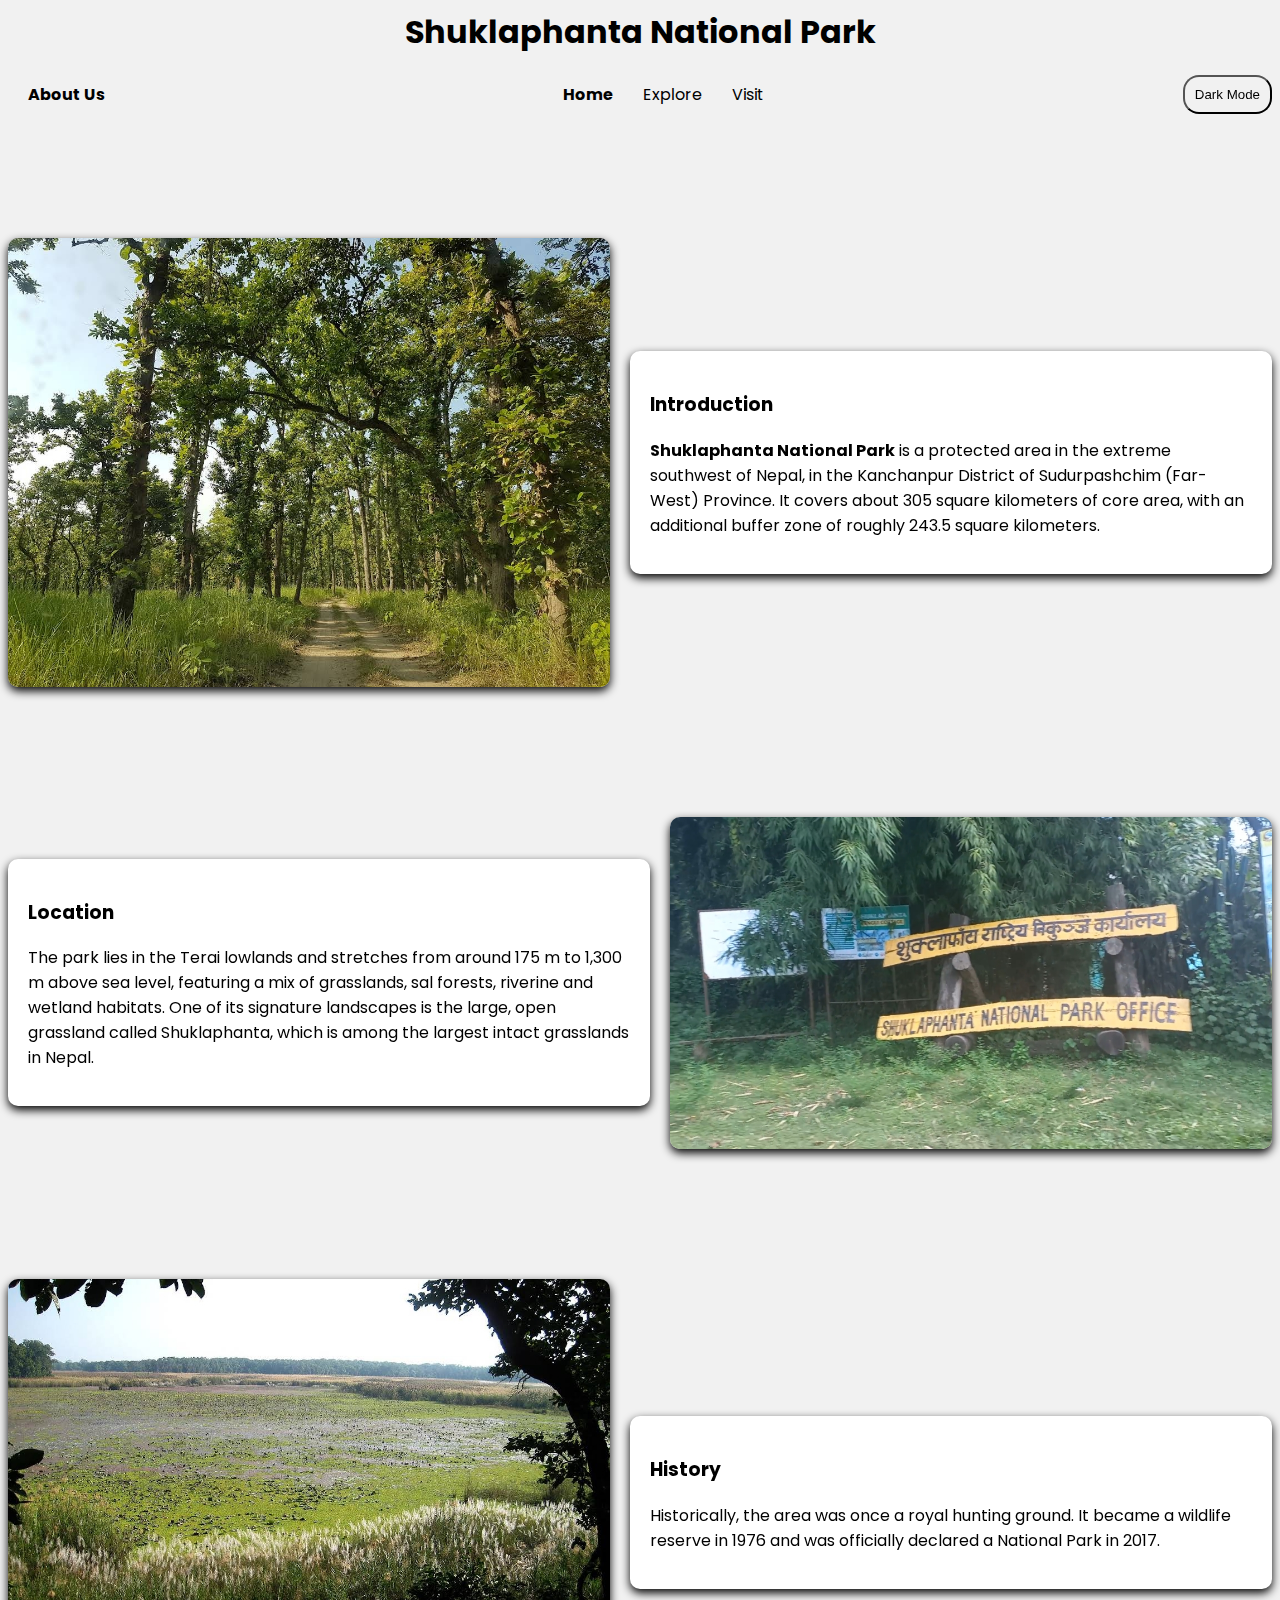
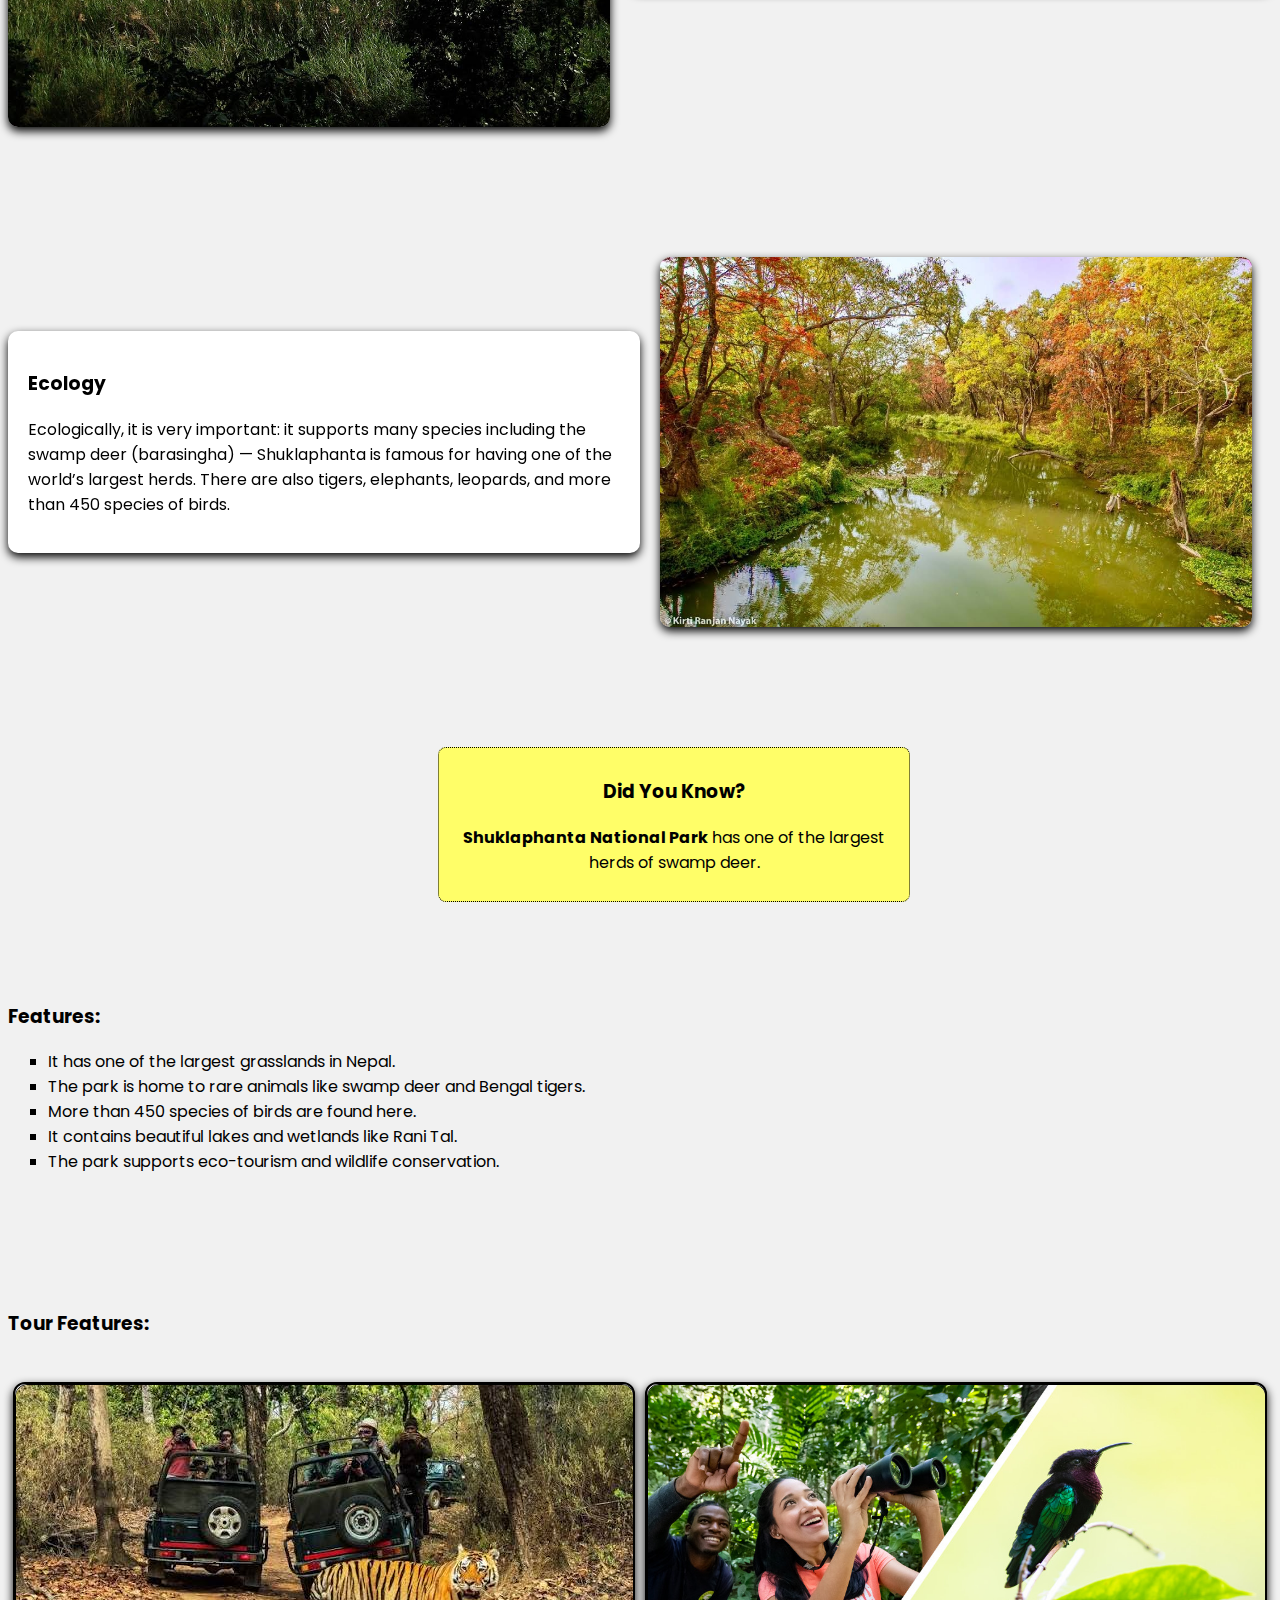
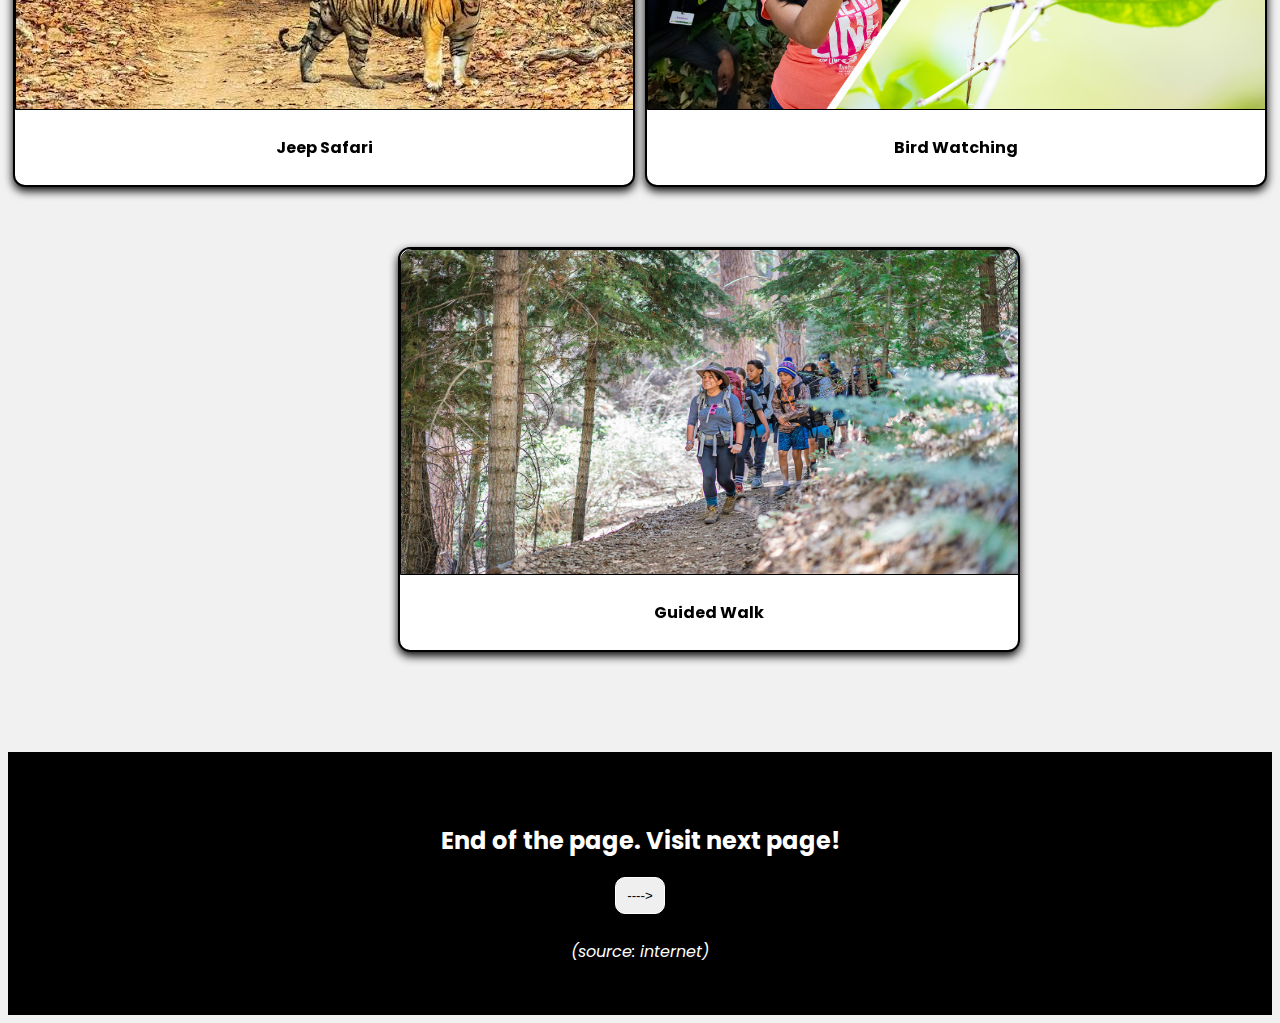
<file: index.html>
<html>
  <head>
    <meta http-equiv="X-UA-Compatible" content="IE=edge">
    <meta charset="UTF-8">
    <meta name="description" content="Discover Shuklaphanta National Park - A simple minimalistic website that features simplicity and authenticity of the website while providing with core informations about the park.">
    <meta name="viewport" content="width=device-width, initial-scale=1">
    <title>Shuklaphanta National Park</title>
    <link rel="stylesheet" href="style.css">
  </head>
  <body>
    <center><strong id="head">Shuklaphanta National Park</strong></center>
    
    <div id="nav">
      <strong id="abt"><a href="about.html">About Us</a></strong>
        <ul id="nav-bar">
          <li><strong>Home</strong></li>
          <li><a href="explore.html">Explore</a></li>
          <li><a href="visit.html">Visit</a></li>
        </ul>
        <button id="btn"><a href="indexDark.html">Dark Mode</a></button>
    </div><br><br><br>
    
    
    
  <div id="contents">
    <div id="left" class="1">
      <h3>Introduction</h3>
      <p><strong>Shuklaphanta National Park</strong> is a protected area in the extreme southwest of Nepal, in the Kanchanpur District of Sudurpashchim (Far-West) Province.  It covers about 305 square kilometers of core area, with an additional buffer zone of roughly 243.5 square kilometers.</p>
    </div>
    <div id="img">
        <img src="1.jpg">
    </div>
  </div><br><br>
  
  <div id="contents">  
    <div id="right" class="2">
      <h3>Location</h3>
      <p>The park lies in the Terai lowlands and stretches from around 175 m to 1,300 m above sea level, featuring a mix of grasslands, sal forests, riverine and wetland habitats.  One of its signature landscapes is the large, open grassland called Shuklaphanta, which is among the largest intact grasslands in Nepal. </p>
    </div>
    <div id="img">
      <img src="2.jpg">
    </div>
  </div> <br><br>
  
  <div id="contents">
    <div id="left" class="3">
      <h3>History</h3>
      <p>Historically, the area was once a royal hunting ground. It became a wildlife reserve in 1976 and was officially declared a National Park in 2017.</p>
    </div>
    <div id="img">
      <img src="3.jpg">
    </div>
  </div><br><br>
  
  <div id="contents">
    <div id="right" class="4">
      <h3>Ecology</h3>
      <p>Ecologically, it is very important: it supports many species including the swamp deer (barasingha) — Shuklaphanta is famous for having one of the world’s largest herds. There are also tigers, elephants, leopards, and more than 450 species of birds. </p>
    </div>
    <div id="img">
      <img src="4.jpg">
    </div><br><br>
  </div>
  
  <div id="ddy1">
    <h3>Did You Know?</h3>
    <p><strong>Shuklaphanta National Park</strong> has one of the largest herds of swamp deer.</p>
  </div>
  
  <div id="features">
    <h3>Features:</h3>
    <ul>
      <li>It has one of the largest grasslands in Nepal.</li>
      <li>The park is home to rare animals like swamp deer and Bengal tigers.
</li>
      <li>More than 450 species of birds are found here.</li>
      <li>It contains beautiful lakes and wetlands like Rani Tal.</li>
      <li>The park supports eco-tourism and wildlife conservation.</li>
    </ul>
  </div><br><br><br><br>
  
  <div id="features2">
    <h3>Tour Features:</h3><br>
    
    <div id="df">
    <div id="tf-1">
      <img src="5.jpeg" id="img1"><br><br>
      <strong>Jeep Safari</strong><br><br>
    </div>
    
    <div id="tf-1">
      <img src="6.jpg" id="img2"><br><br>
      <strong>Bird Watching</strong><br><br>
    </div>
    </div>
    
    <div id="tf-1" class="center">
      <img src="7.jpg" id="img3"><br><br>
      <strong>Guided Walk</strong><br><br>
    </div>
  </div><br><br><br><br>
  
  <div id="footer">
    <h2>End of the page. Visit next page!</h2>
    <button><a href="explore.html">----></a></button><br><br>
    <i>(source: internet)</i>
  </div>
  
  </body>
</html>
</file>
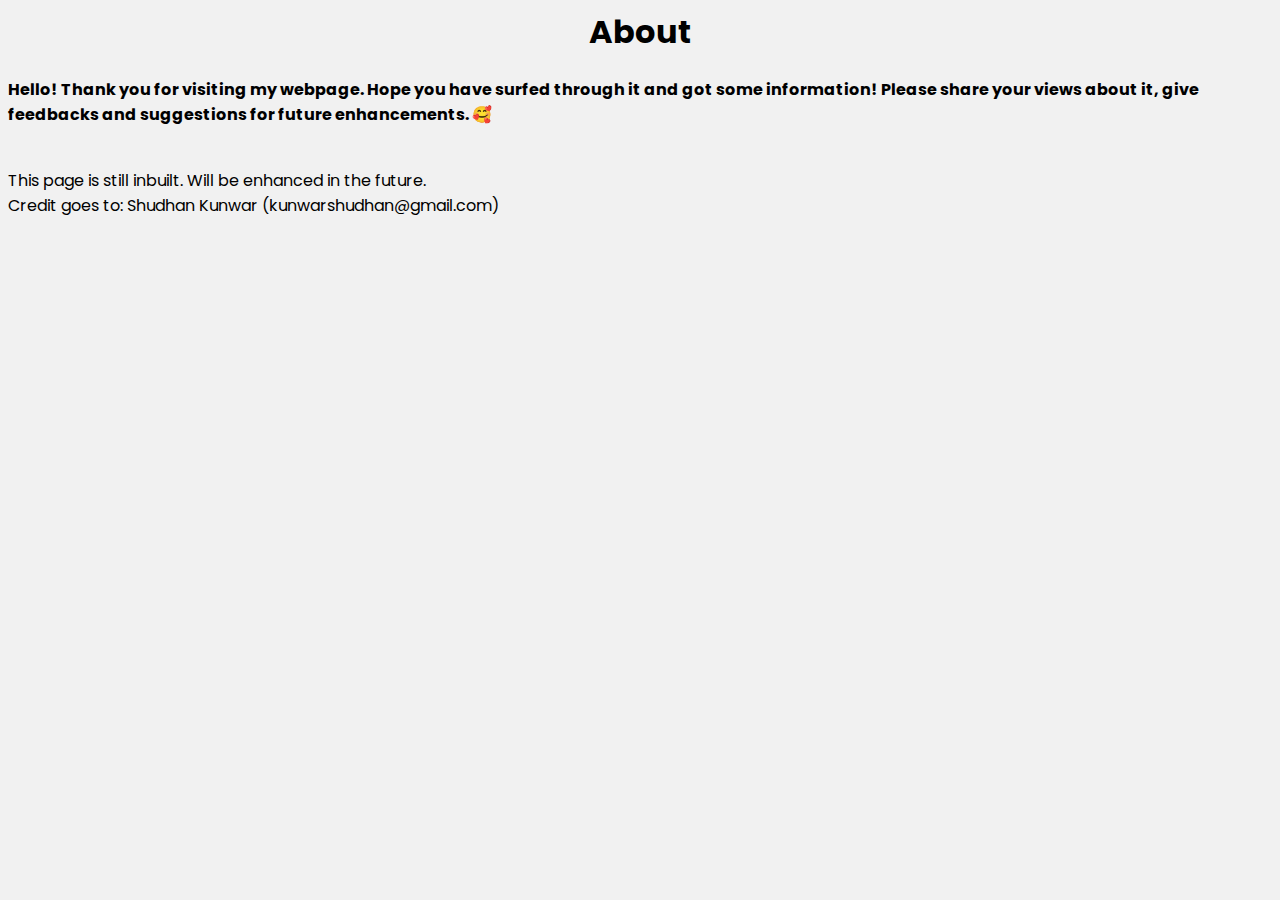
<file: about.html>
<html>
  <head>
    <title>Team</title>
    <link rel="stylesheet" href="style.css">
  </head>
  <body>
    
    <h1><center>About</center></h1>
    <strong>Hello! Thank you for visiting my webpage. Hope you have surfed through it and got some information! Please share your views about it, give feedbacks and suggestions for future enhancements. 🥰</strong><br><br>
    
    <p>This page is still inbuilt. Will be enhanced in the future. <br> Credit goes to: Shudhan Kunwar (kunwarshudhan@gmail.com)</p>
    
    
  </body>
</html>
</file>
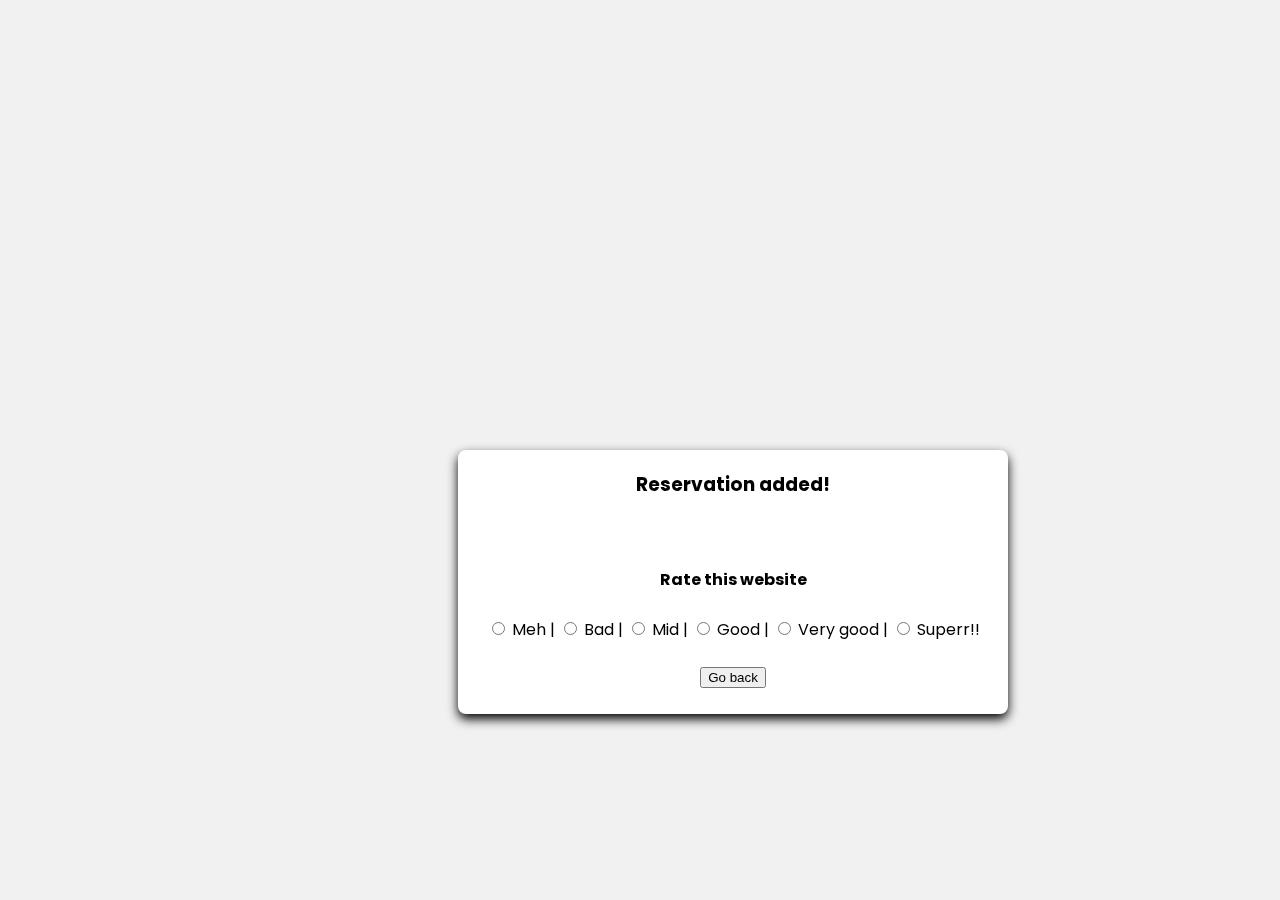
<file: done.html>
<html>
  <head>
    <title>Shuklaphanta National Park</title>
    <link rel="stylesheet" href="style.css">
  </head>
  <body>
    <div id="done">
      <h3><center>Reservation added!</center></h3><br><br>
      <center><strong>Rate this website</strong></center><br>
      <div id="m">
      <center>
      <input type="radio" name="visit">
      Meh |
      <input type="radio" name="visit">
      Bad |
      <input type="radio" name="visit">
      Mid |
      <input type="radio" name="visit">
      Good |
      <input type="radio" name="visit">
      Very good | 
      <input type="radio" name="visit">
      Superr!!<br><br>
      
      <button><a href="visit.html">Go back</a></button><br><br>
      </center>
      
      
      </div>
    </div>
  </body>
</html>
</file>
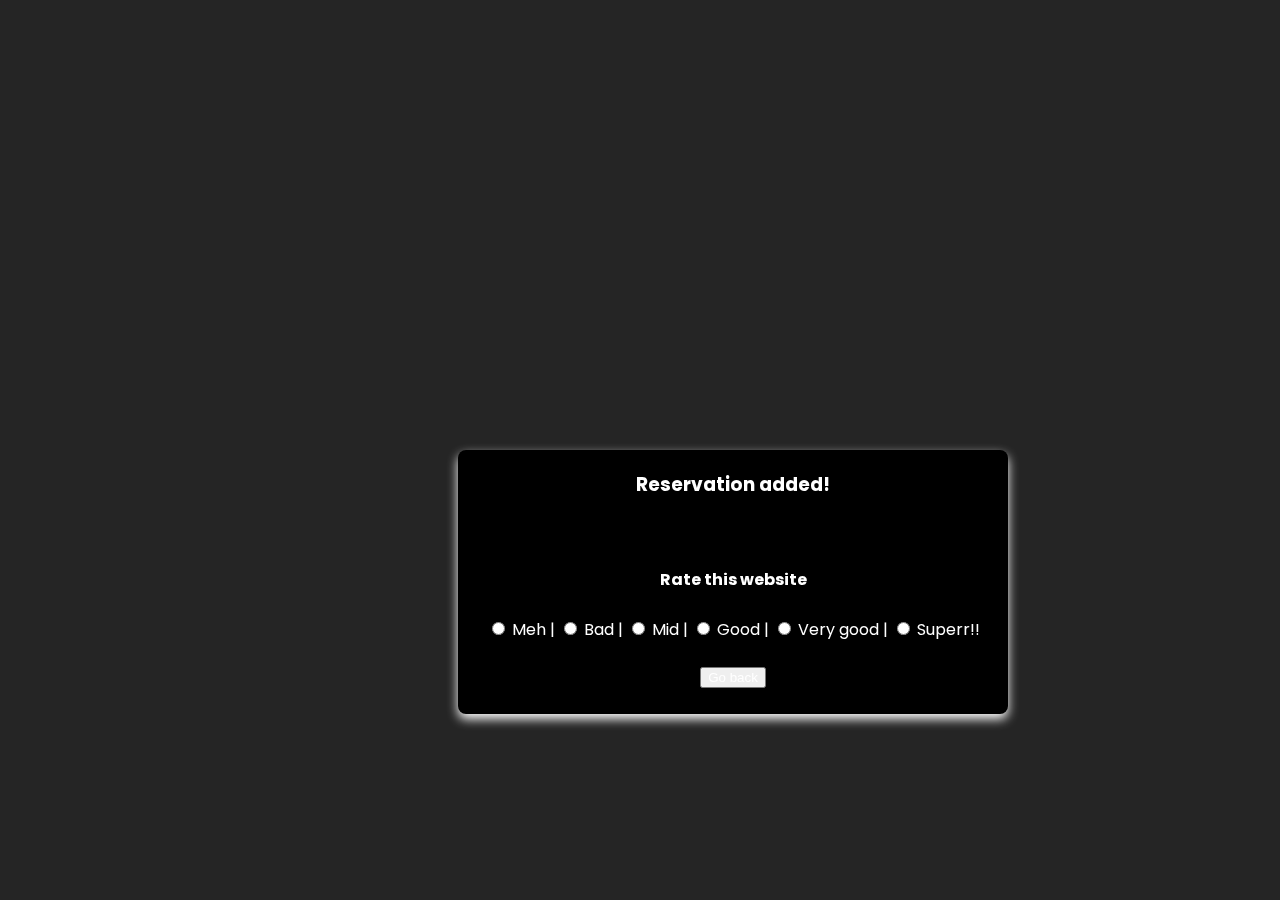
<file: doneDark.html>
<html>
  <head>
    <title>Shuklaphanta National Park</title>
    <link rel="stylesheet" href="styleDark.css">
  </head>
  <body>
    <div id="done">
      <h3><center>Reservation added!</center></h3><br><br>
      <center><strong>Rate this website</strong></center><br>
      <div id="m">
      <center>
      <input type="radio" name="visit">
      Meh |
      <input type="radio" name="visit">
      Bad |
      <input type="radio" name="visit">
      Mid |
      <input type="radio" name="visit">
      Good |
      <input type="radio" name="visit">
      Very good | 
      <input type="radio" name="visit">
      Superr!!<br><br>
      
      <button><a href="visitDark.html">Go back</a></button><br><br>
      </center>
      
      
      </div>
    </div>
  </body>
</html>
</file>
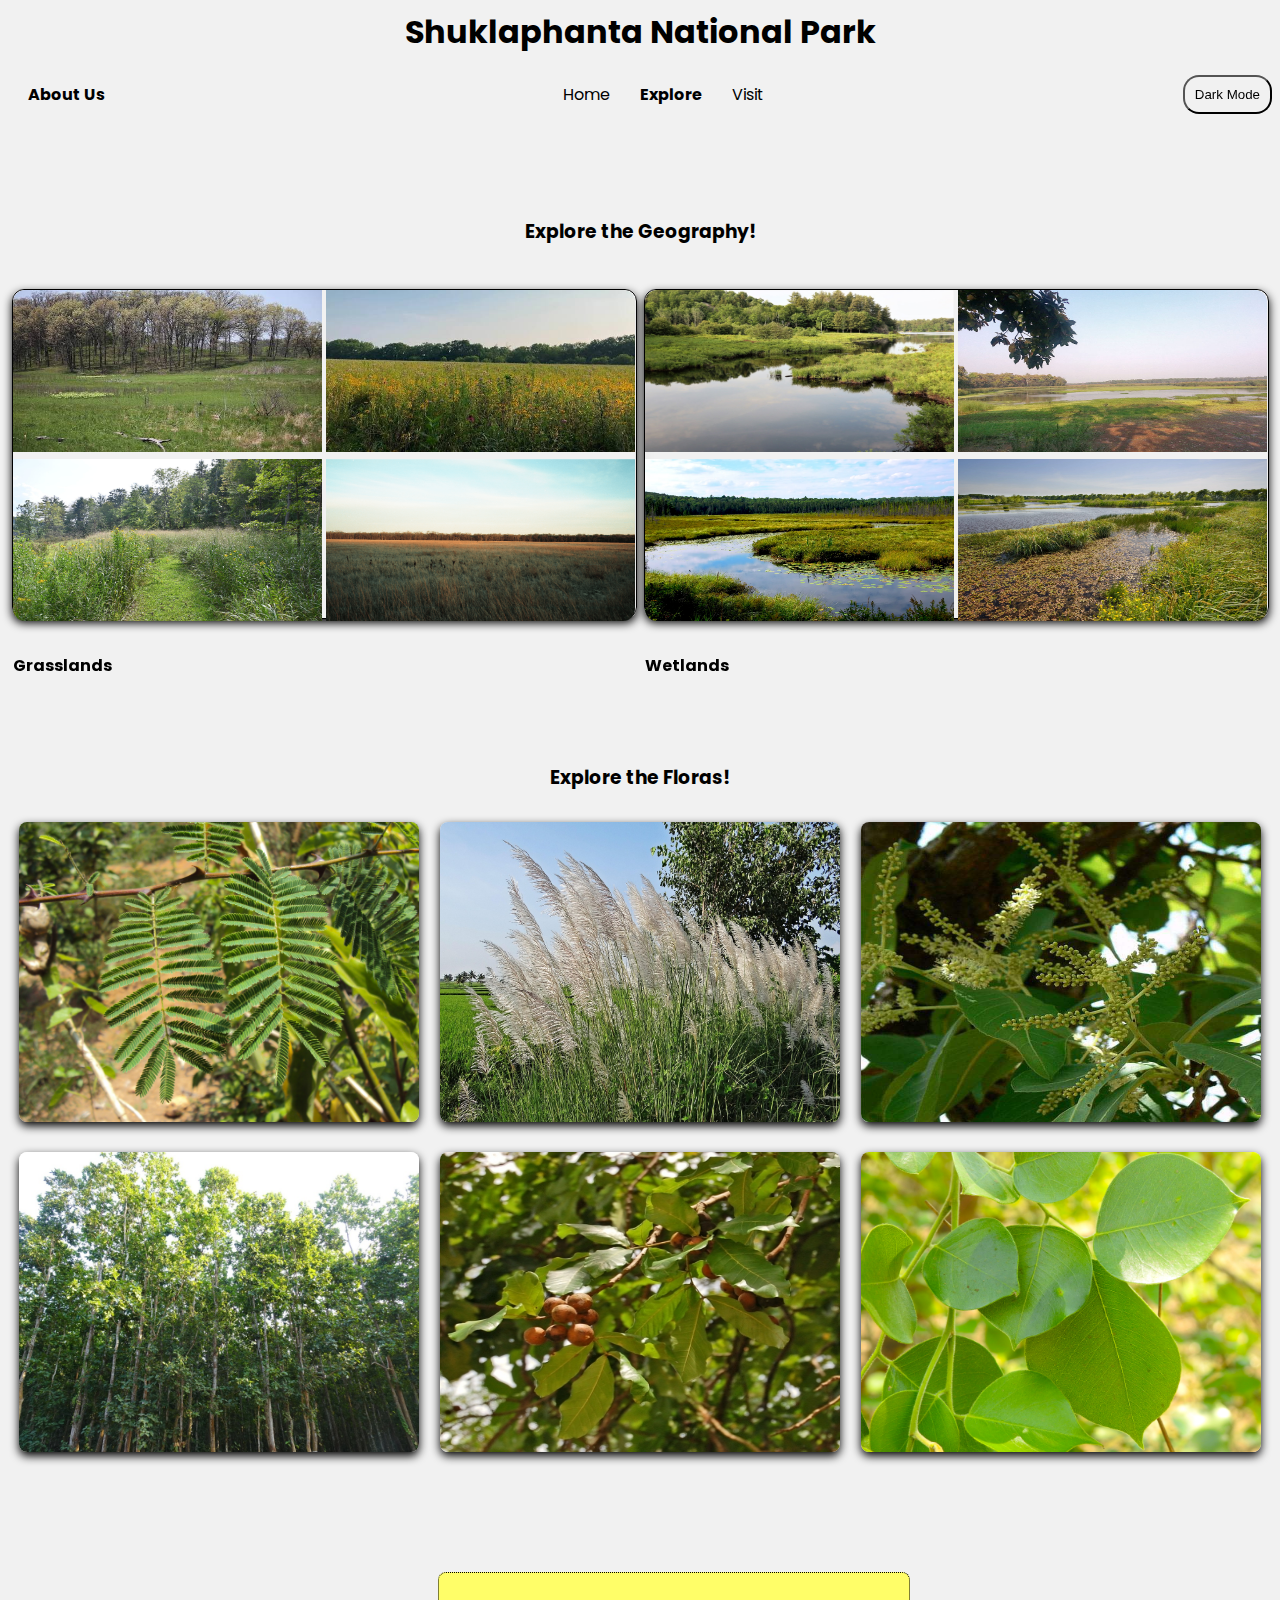
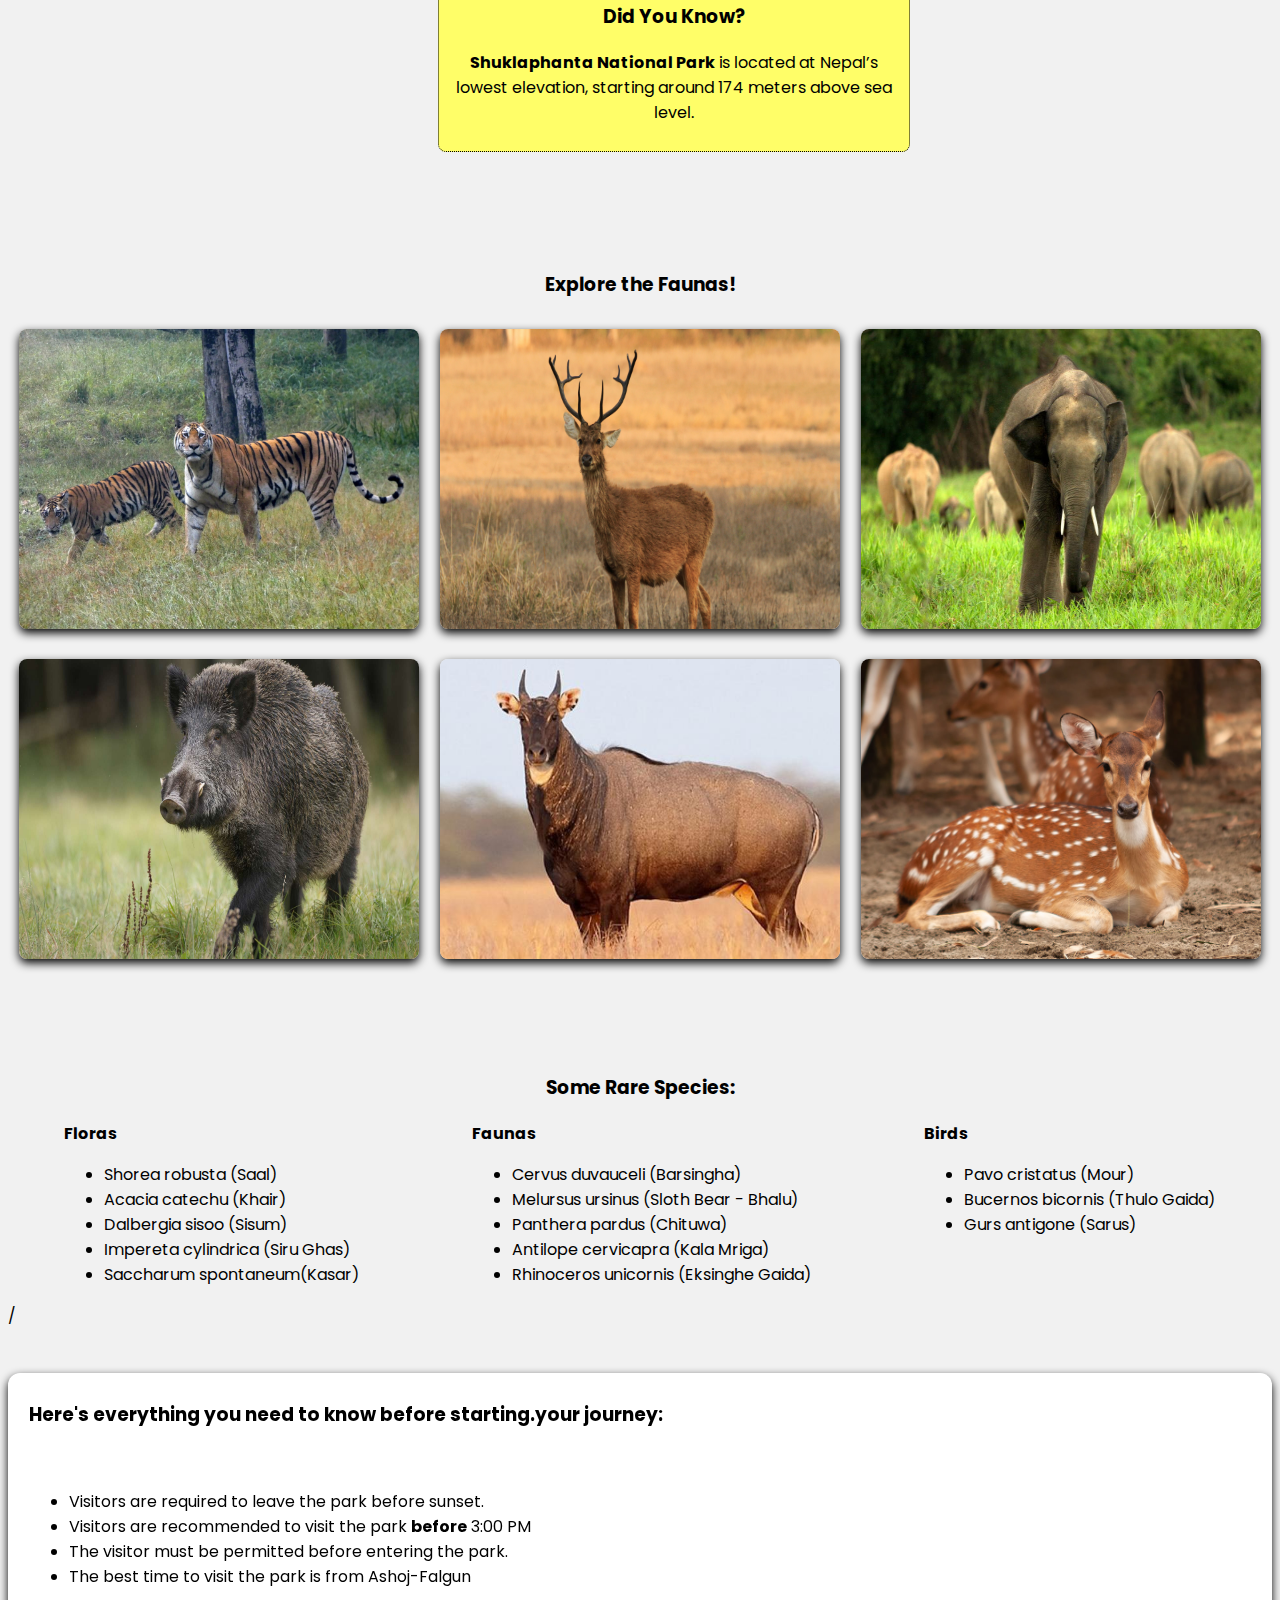
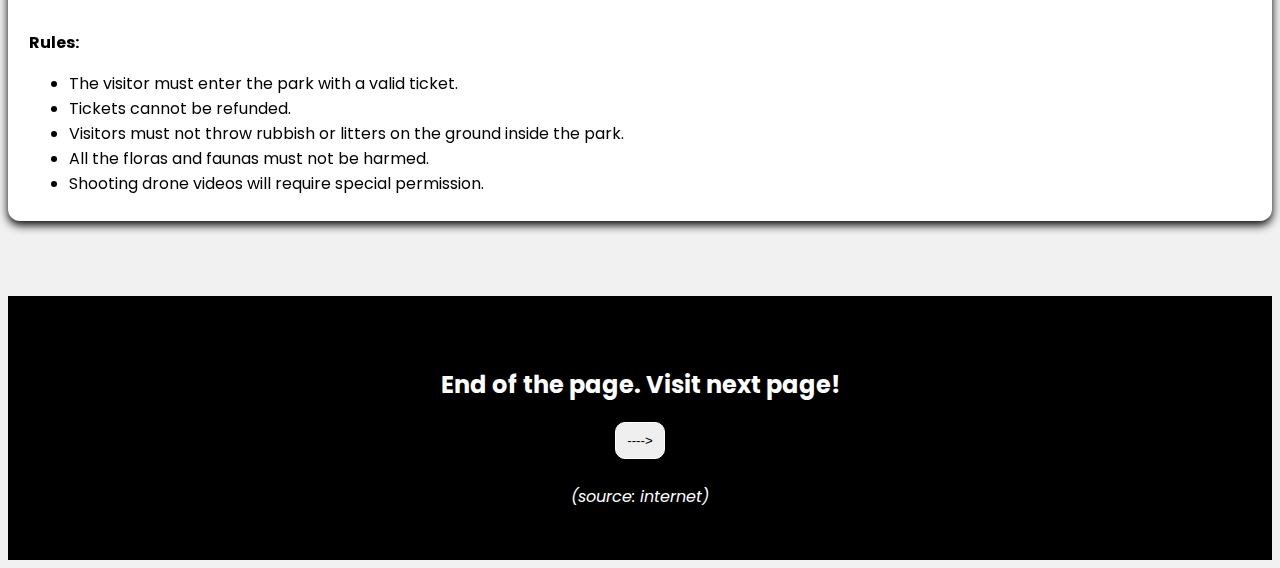
<file: explore.html>
<html>
  <head>
    <meta name="viewport" content="width=device-width, initial-scale=1">
    <title>Shuklaphanta National Park</title>
    <link rel="stylesheet" href="style.css">
  </head>
  <body>
      
      <center><strong id="head">Shuklaphanta National Park</strong></center>
    
    <div id="nav">
      <strong id="abt"><a href="about.html">About Us</a></strong>
        <ul id="nav-bar">
          <li><a href="index.html">Home</a></li>
          <li><strong>Explore</strong></li>
          <li><a href="visit.html">Visit</a></li>
        </ul>
        <button id="btn"><a href="exploreDark.html">Dark Mode</a></button>
    </div><br><br><br>
    
    <h3><center>Explore the Geography!</center></h3><br>
    
    <div id="cont">
      <div id="df2">
        
      <div id="images">
        <div id="image-1">
          <img src="8.jpeg" id="i1">
          <img src="9.jpeg" id="i2">
        </div>
        <div id="image-2">
          <img src="10.jpg" id="i3">
          <img src="11.png" id="i4">
        </div><br>
        <strong>Grasslands</strong><br>
      </div>
      
      <div id="images">
        <div id="image-1">
          <img src="12.jpg" id="i1">
          <img src="13.jpg" id="i2">
        </div>
        <div id="image-2">
          <img src="14.jpg" id="i3">
          <img src="15.jpg" id="i4">
        </div><br>
        <strong>Wetlands</strong><br>
      </div>
      </div>
    </div><br><br><br><br><br>
    
    
    <h3><center>Explore the Floras!</center></h3>
    <div id="fd">
      <img src="16.jpeg">
      <img src="17.jpg">
      <img src="18.jpg">
    </div>
    <div id="fd">
      <img src="19.jpg">
      <img src="20.jpg">
      <img src="21.jpg">
    </div>
    
<div id="ddy1">
    <h3>Did You Know?</h3>
    <p><strong>Shuklaphanta National Park</strong> is located at Nepal’s lowest elevation, starting around 174 meters above sea level.
</p>
  </div><br><br><br><br>
    
    <h3><center>Explore the Faunas!</center></h3>
    <div id="fd">
      <img src="22.jpg">
      <img src="23.jpg">
      <img src="24.jpg">
    </div>
    <div id="fd">
      <img src="25.jpg">
      <img src="26.jpg">
      <img src="27.jpg">
    </div><br><br><br>
    
    
    <h3><center>Some Rare Species:</center></h3>
    <div id="rs">
      <div id="rs1">
      <strong>Floras</strong>
      <ul>
        <li>Shorea robusta (Saal)</li>
        <li>Acacia catechu (Khair)</li>
        <li>Dalbergia sisoo (Sisum)</li>
        <li>Impereta cylindrica (Siru Ghas)</li>
        <li>Saccharum spontaneum(Kasar)</li>
      </ul>
      </div>
      
      <div id="rs1">
      <strong>Faunas</strong>
      <ul>
        <li>Cervus duvauceli (Barsingha)</li>
        <li>Melursus ursinus (Sloth Bear - Bhalu)</li>
        <li>Panthera pardus (Chituwa)</li>
        <li>Antilope cervicapra (Kala Mriga)</li>
        <li>Rhinoceros unicornis (Eksinghe Gaida)</li>
      </ul>
      </div>
      
      <div id="rs1">
      <strong>Birds</strong>
      <ul>
        <li>Pavo cristatus (Mour)</li>
        <li>Bucernos bicornis (Thulo Gaida)</li>
        <li>Gurs antigone (Sarus)</li>
      </ul>
      </div>
    </div>/<br><br>
    
    
    <div id="time">
      <div id="t">
      <h3>Here's everything you need to know before starting.your journey:</h3><br>
    
      <ul>
        <li>Visitors are required to leave the park before sunset.</li>
        <li>Visitors are recommended to visit the park <strong>before</strong> 3:00 PM</li>
        <li>The visitor must be permitted before entering the park.</li>
        <li>The best time to visit the park is from Ashoj-Falgun</li>
      </ul><br>
      
      <strong>Rules:</strong>
      <ul>
        <li>The visitor must enter the park with a valid ticket.</li>
        <li>Tickets cannot be refunded.</li>
        <li>Visitors must not throw rubbish or litters on the ground inside the park.</li>
        <li>All the floras and faunas must not be harmed.</li>
        <li>Shooting drone videos will require special permission.</li>
      </ul>
      </div>
    </div><br><br><br>
    
    <div id="footer">
    <h2>End of the page. Visit next page!</h2>
    <button><a href="visit.html">----></a></button><br><br>
    <i>(source: internet)</i>
  </div>
    
  </body>
</html>
</file>
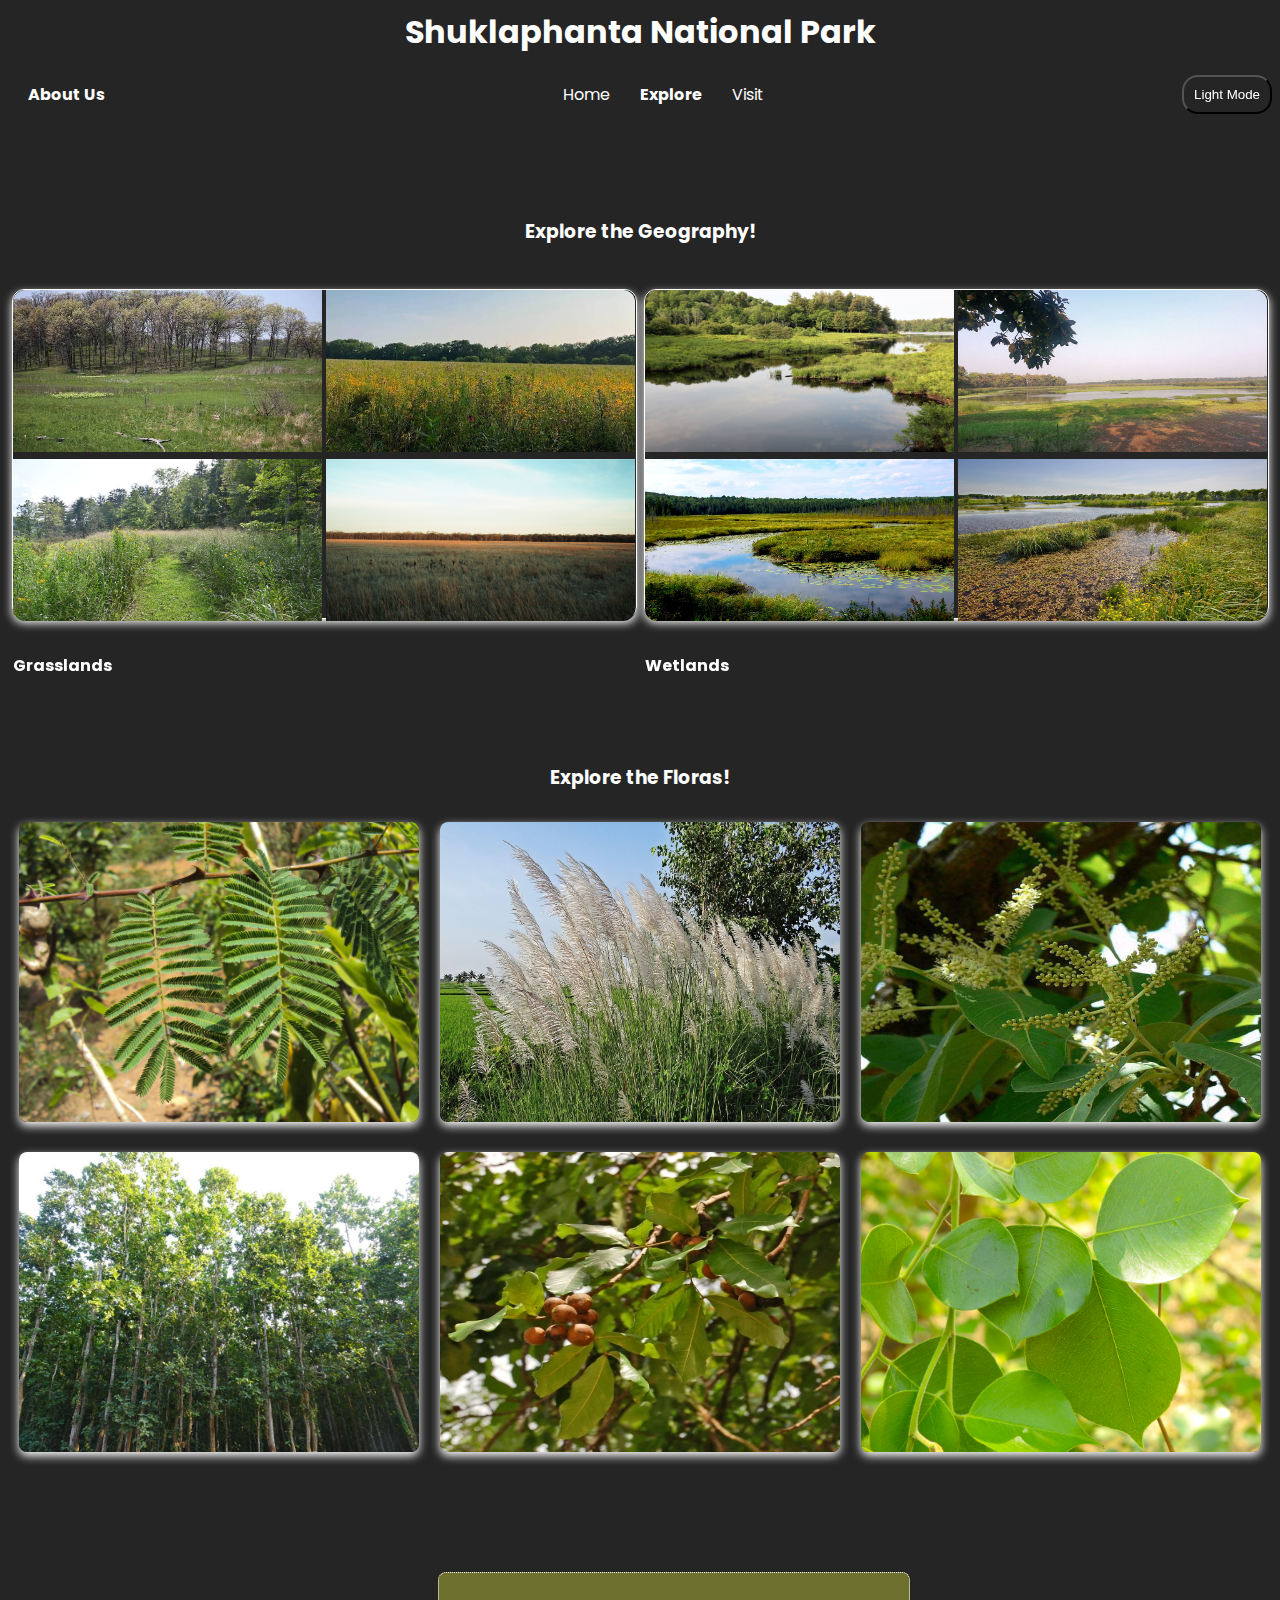
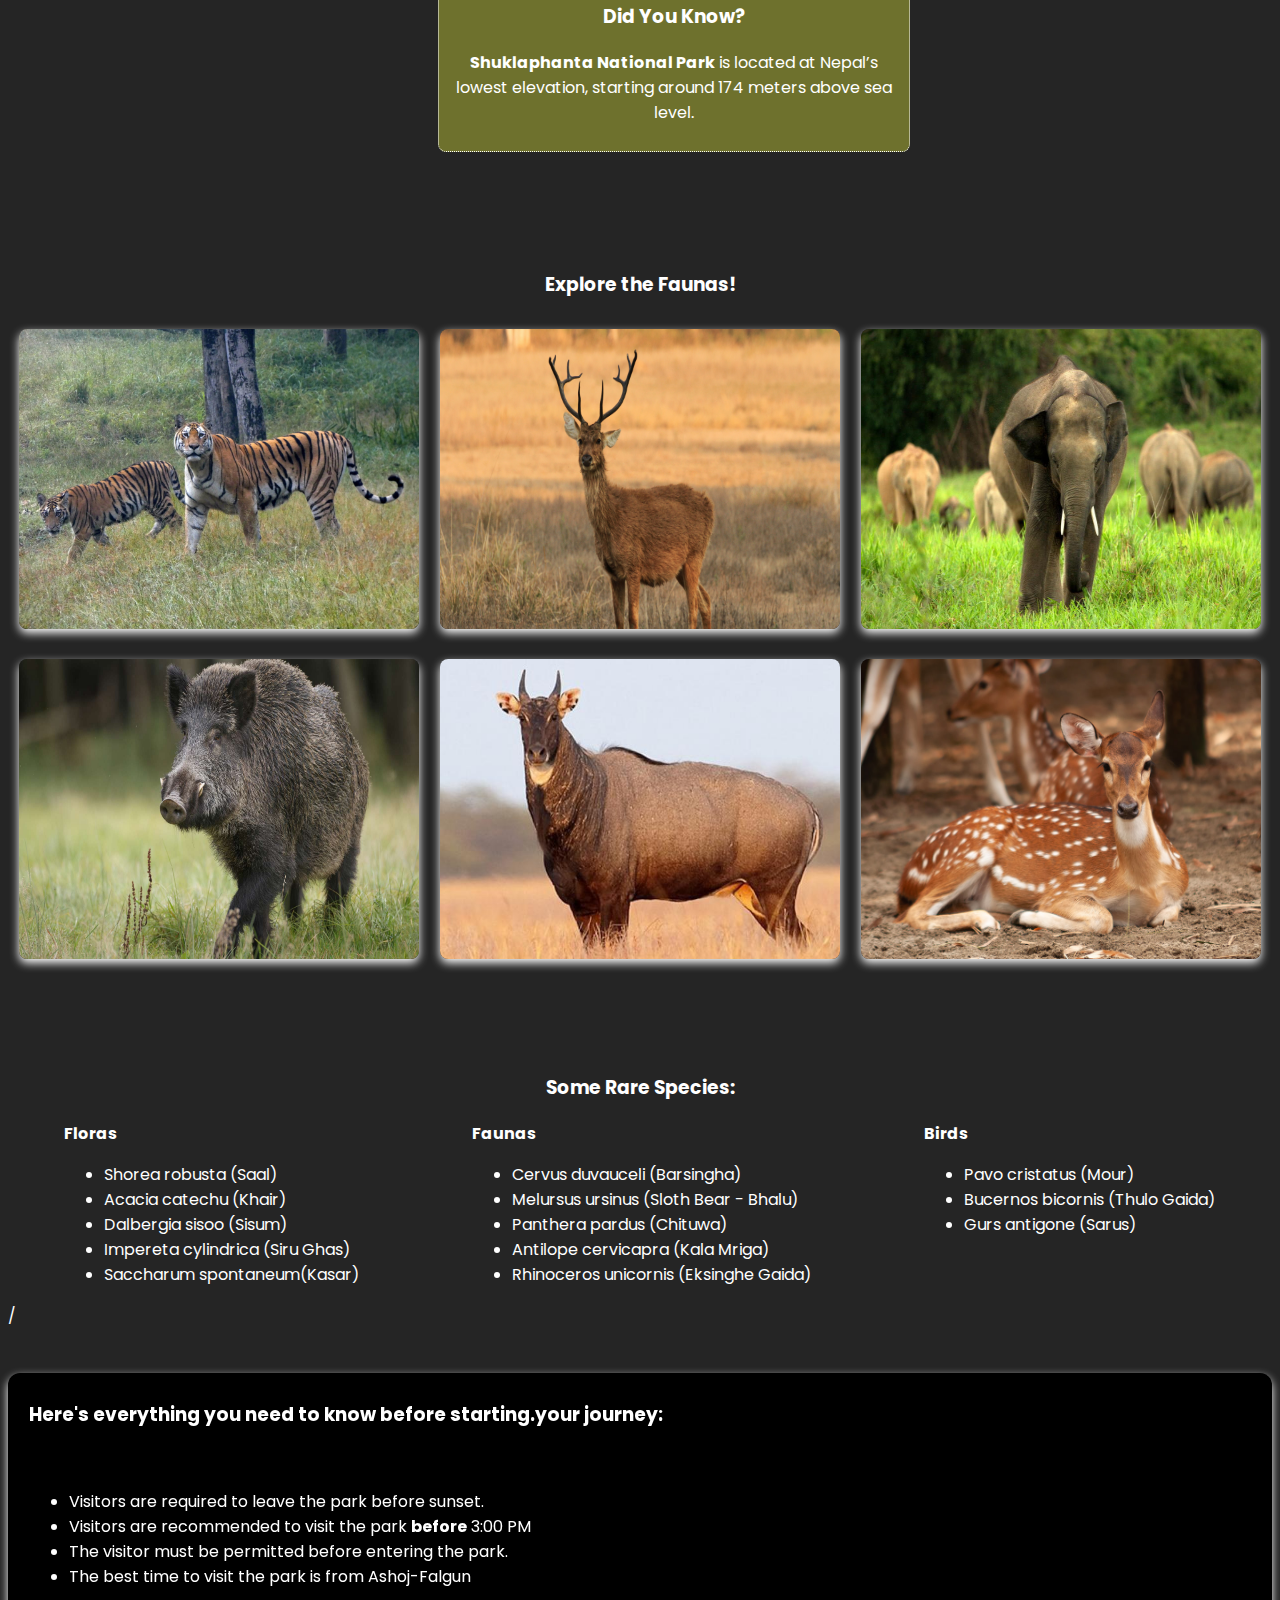
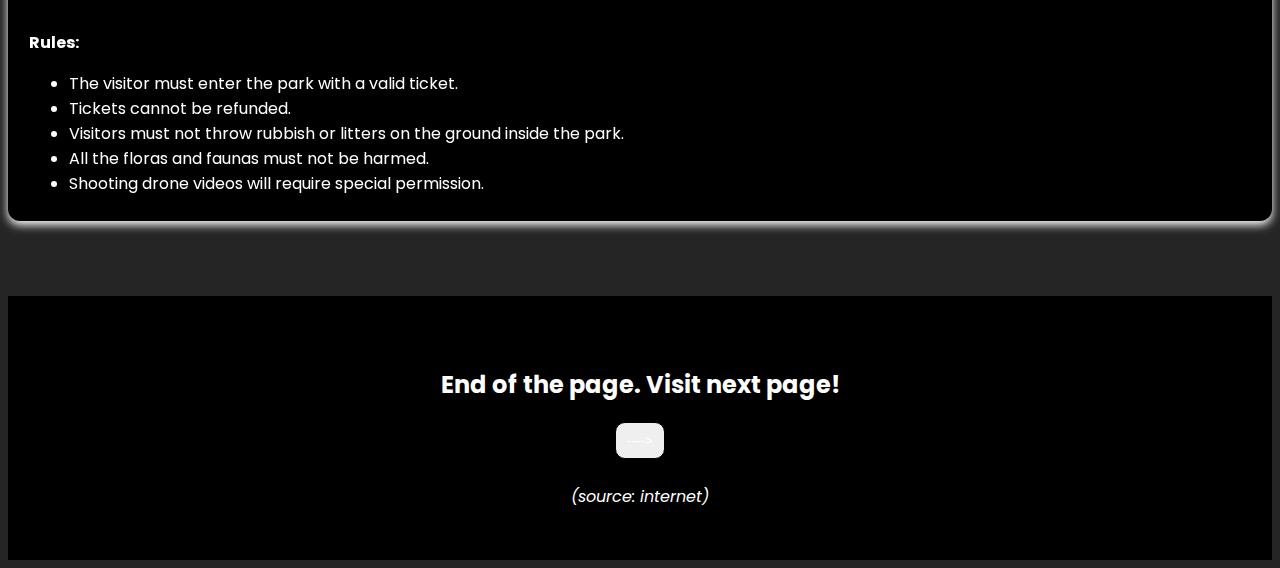
<file: exploreDark.html>
<html>
  <head>
    <title>Shuklaphanta National Park</title>
    <link rel="stylesheet" href="styleDark.css">
  </head>
  <body>
      
      <center><strong id="head">Shuklaphanta National Park</strong></center>
    
    <div id="nav">
      <strong id="abt"><a href="about.html">About Us</a></strong>
        <ul id="nav-bar">
          <li><a href="indexDark.html">Home</a></li>
          <li><strong>Explore</strong></li>
          <li><a href="visitDark.html">Visit</a></li>
        </ul>
        <button id="btn"><a href="explore.html">Light Mode</a></button>
    </div><br><br><br>
    
    <h3><center>Explore the Geography!</center></h3><br>
    
    <div id="cont">
      <div id="df2">
        
      <div id="images">
        <div id="image-1">
          <img src="8.jpeg" id="i1">
          <img src="9.jpeg" id="i2">
        </div>
        <div id="image-2">
          <img src="10.jpg" id="i3">
          <img src="11.png" id="i4">
        </div><br>
        <strong>Grasslands</strong><br>
      </div>
      
      <div id="images">
        <div id="image-1">
          <img src="12.jpg" id="i1">
          <img src="13.jpg" id="i2">
        </div>
        <div id="image-2">
          <img src="14.jpg" id="i3">
          <img src="15.jpg" id="i4">
        </div><br>
        <strong>Wetlands</strong><br>
      </div>
      </div>
    </div><br><br><br><br><br>
    
    
    <h3><center>Explore the Floras!</center></h3>
    <div id="fd">
      <img src="16.jpeg">
      <img src="17.jpg">
      <img src="18.jpg">
    </div>
    <div id="fd">
      <img src="19.jpg">
      <img src="20.jpg">
      <img src="21.jpg">
    </div>
    
<div id="ddy1">
    <h3>Did You Know?</h3>
    <p><strong>Shuklaphanta National Park</strong> is located at Nepal’s lowest elevation, starting around 174 meters above sea level.
</p>
  </div><br><br><br><br>
    
    <h3><center>Explore the Faunas!</center></h3>
    <div id="fd">
      <img src="22.jpg">
      <img src="23.jpg">
      <img src="24.jpg">
    </div>
    <div id="fd">
      <img src="25.jpg">
      <img src="26.jpg">
      <img src="27.jpg">
    </div><br><br><br>
    
    
    <h3><center>Some Rare Species:</center></h3>
    <div id="rs">
      <div id="rs1">
      <strong>Floras</strong>
      <ul>
        <li>Shorea robusta (Saal)</li>
        <li>Acacia catechu (Khair)</li>
        <li>Dalbergia sisoo (Sisum)</li>
        <li>Impereta cylindrica (Siru Ghas)</li>
        <li>Saccharum spontaneum(Kasar)</li>
      </ul>
      </div>
      
      <div id="rs1">
      <strong>Faunas</strong>
      <ul>
        <li>Cervus duvauceli (Barsingha)</li>
        <li>Melursus ursinus (Sloth Bear - Bhalu)</li>
        <li>Panthera pardus (Chituwa)</li>
        <li>Antilope cervicapra (Kala Mriga)</li>
        <li>Rhinoceros unicornis (Eksinghe Gaida)</li>
      </ul>
      </div>
      
      <div id="rs1">
      <strong>Birds</strong>
      <ul>
        <li>Pavo cristatus (Mour)</li>
        <li>Bucernos bicornis (Thulo Gaida)</li>
        <li>Gurs antigone (Sarus)</li>
      </ul>
      </div>
    </div>/<br><br>
    
    
    <div id="time">
      <div id="t">
      <h3>Here's everything you need to know before starting.your journey:</h3><br>
    
      <ul>
        <li>Visitors are required to leave the park before sunset.</li>
        <li>Visitors are recommended to visit the park <strong>before</strong> 3:00 PM</li>
        <li>The visitor must be permitted before entering the park.</li>
        <li>The best time to visit the park is from Ashoj-Falgun</li>
      </ul><br>
      
      <strong>Rules:</strong>
      <ul>
        <li>The visitor must enter the park with a valid ticket.</li>
        <li>Tickets cannot be refunded.</li>
        <li>Visitors must not throw rubbish or litters on the ground inside the park.</li>
        <li>All the floras and faunas must not be harmed.</li>
        <li>Shooting drone videos will require special permission.</li>
      </ul>
      </div>
    </div><br><br><br>
    
    <div id="footer">
    <h2>End of the page. Visit next page!</h2>
    <button><a href="visitDark.html">----></a></button><br><br>
    <i>(source: internet)</i>
  </div>
    
  </body>
</html>
</file>
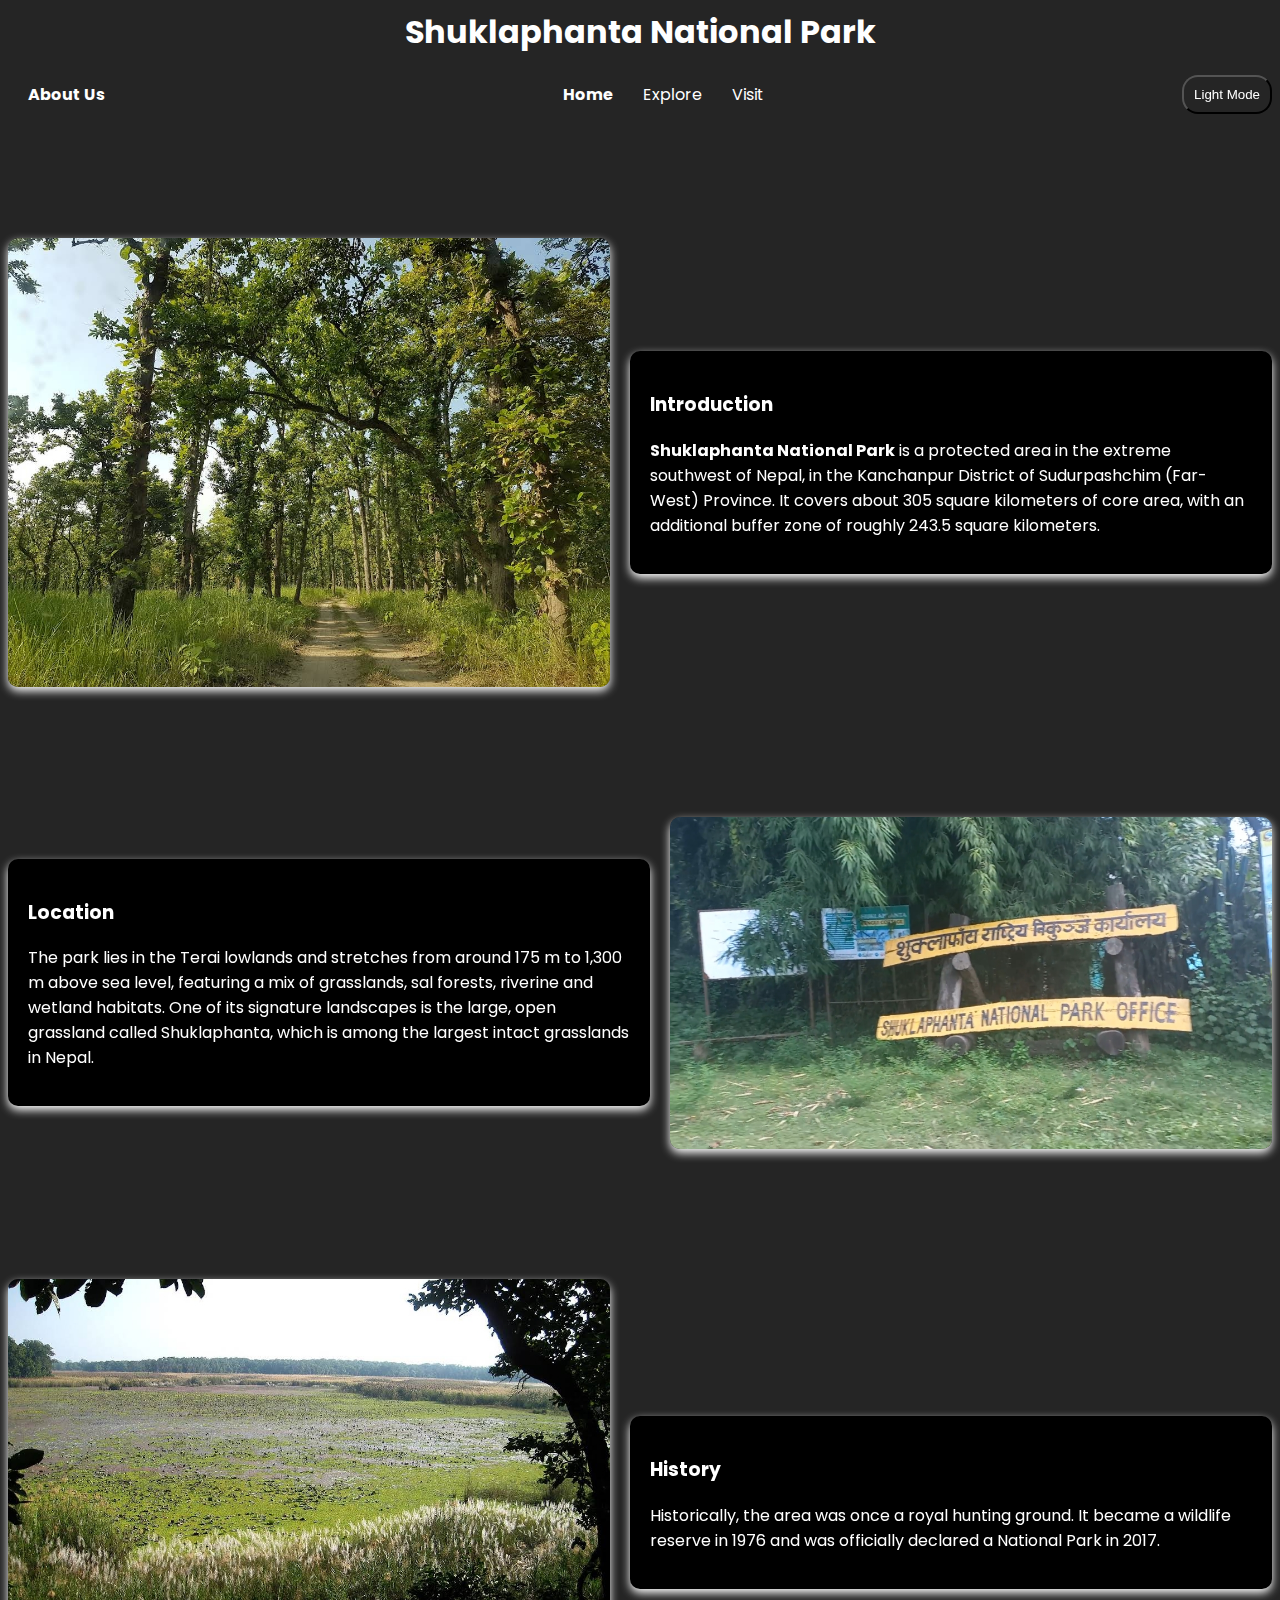
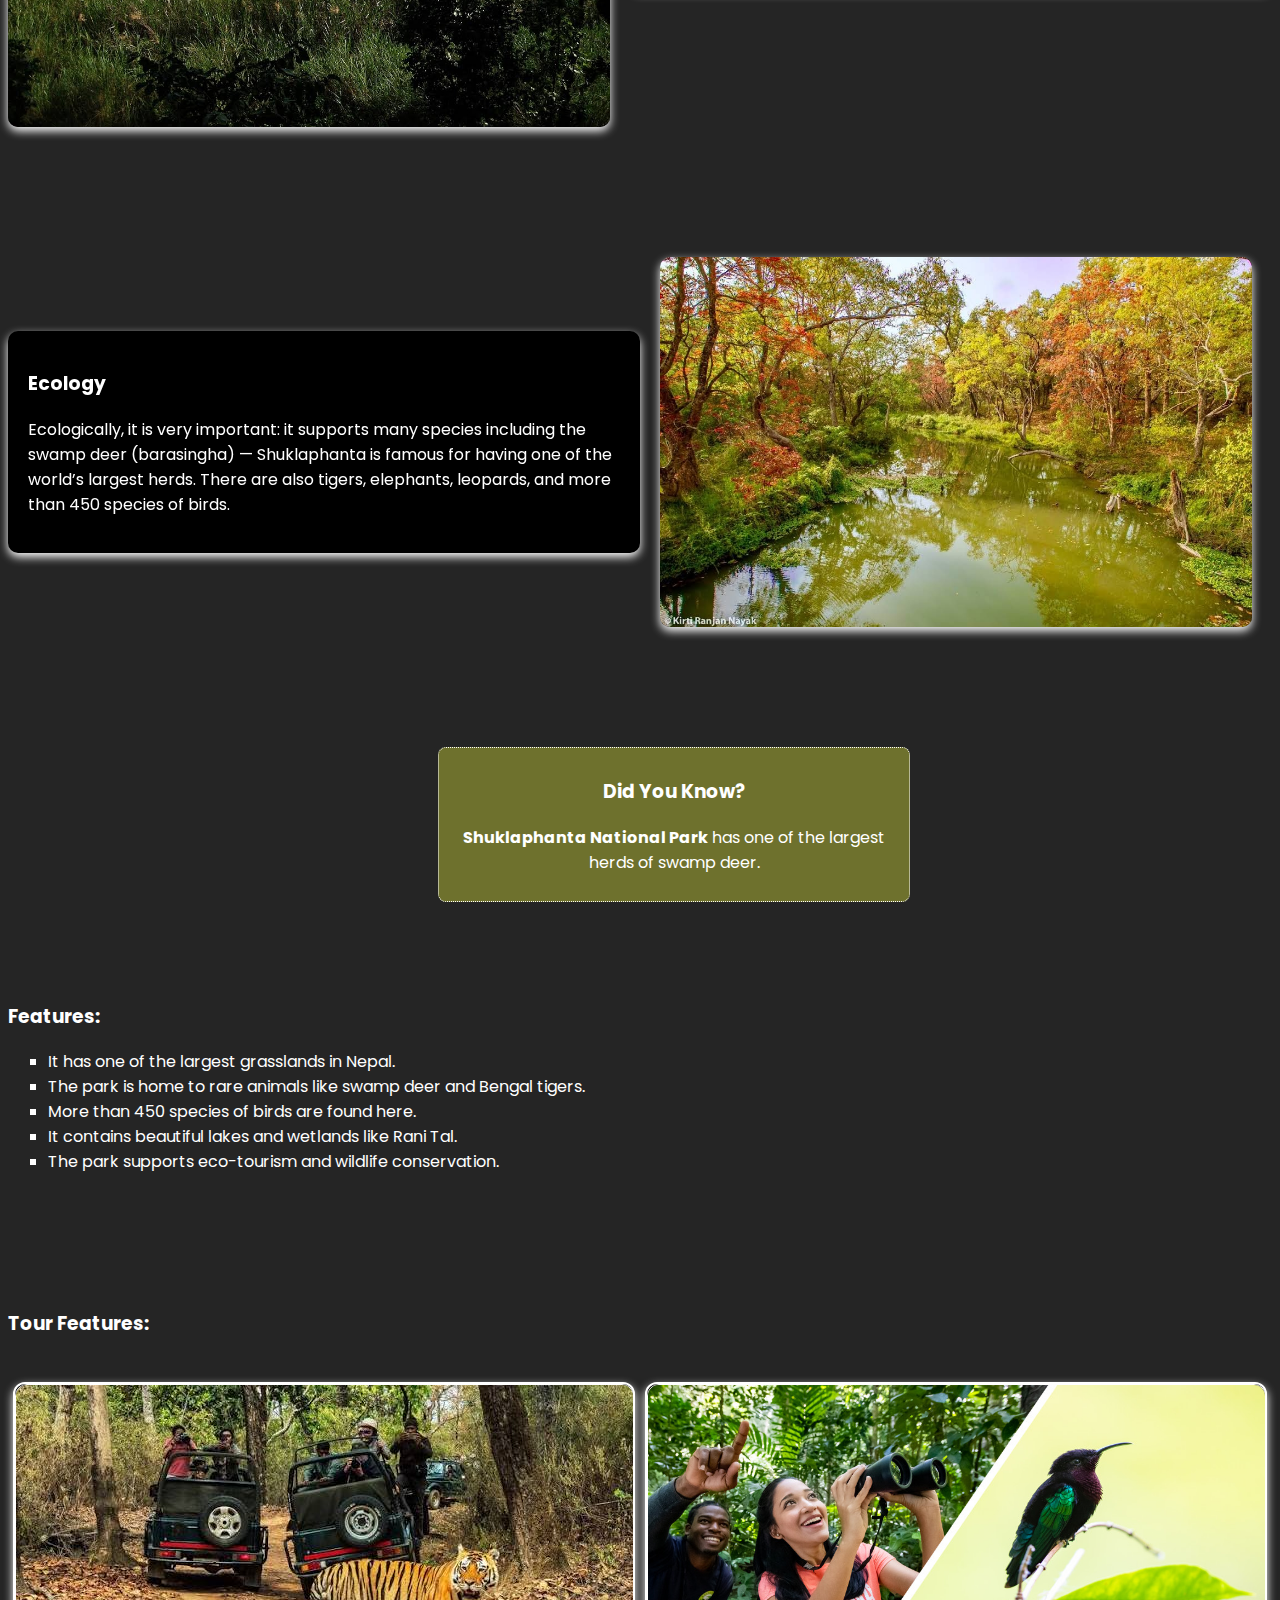
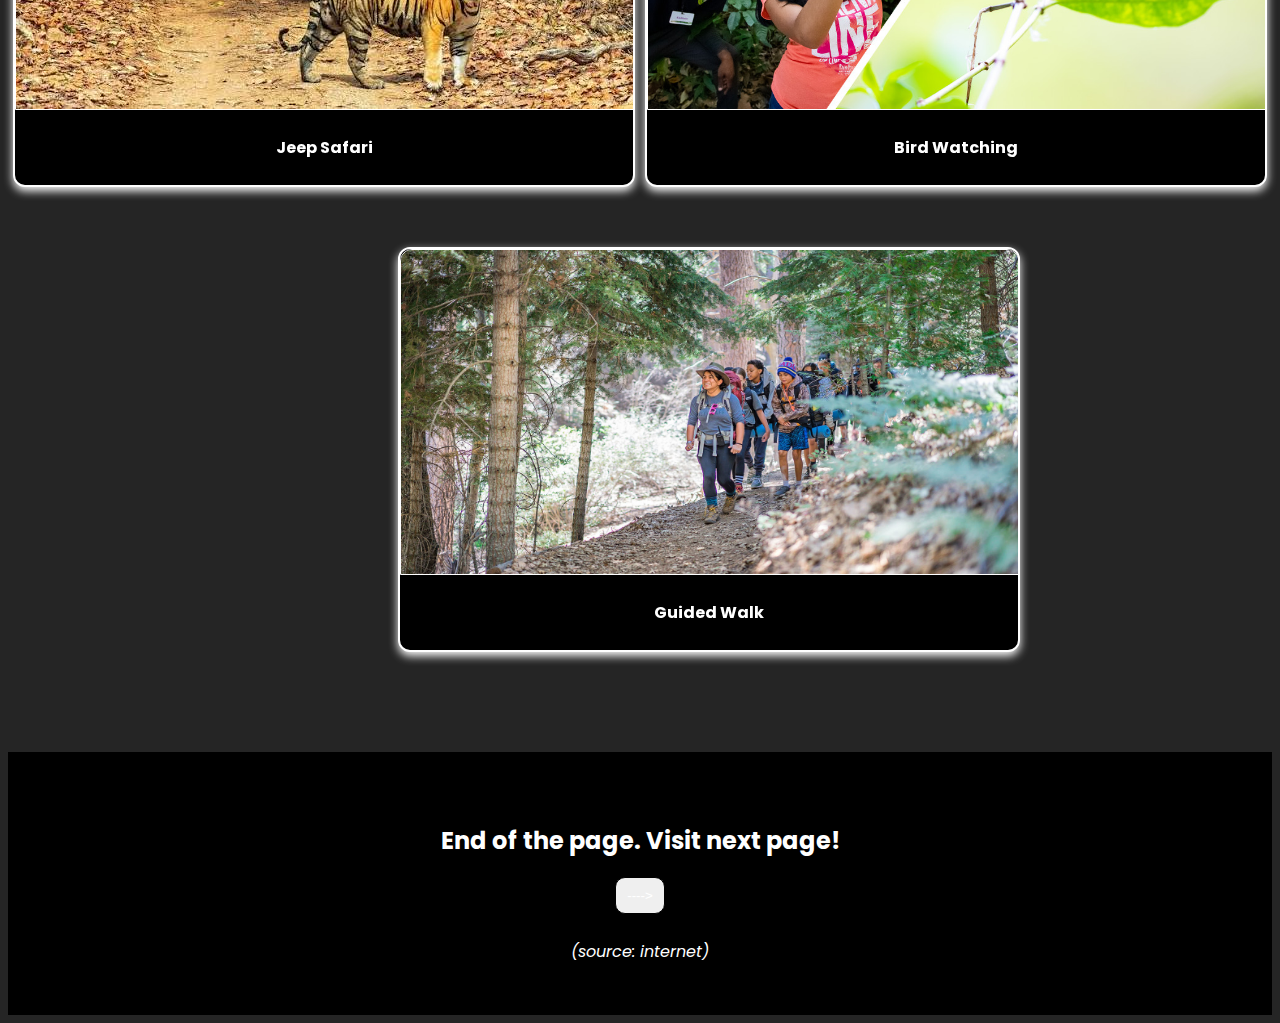
<file: indexDark.html>
<html>
  <head>
    <meta name="viewport" content="width=device-width, initial-scale=1">
    <title>Shuklaphanta National Park</title>
    <link rel="stylesheet" href="styleDark.css">
  </head>
  <body>
    <center><strong id="head">Shuklaphanta National Park</strong></center>
    
    <div id="nav">
      <strong id="abt"><a href="about.html">About Us</a></strong>
        <ul id="nav-bar">
          <li><strong>Home</strong></li>
          <li><a href="exploreDark.html">Explore</a></li>
          <li><a href="visitDark.html">Visit</a></li>
        </ul>
        <button id="btn"><a href="index.html">Light Mode</a></button>
    </div><br><br><br>
    
    
    
  <div id="contents">
    <div id="left" class="1">
      <h3>Introduction</h3>
      <p><strong>Shuklaphanta National Park</strong> is a protected area in the extreme southwest of Nepal, in the Kanchanpur District of Sudurpashchim (Far-West) Province.  It covers about 305 square kilometers of core area, with an additional buffer zone of roughly 243.5 square kilometers.</p>
    </div>
    <div id="img">
        <img src="1.jpg">
    </div>
  </div><br><br>
  
  <div id="contents">  
    <div id="right" class="2">
      <h3>Location</h3>
      <p>The park lies in the Terai lowlands and stretches from around 175 m to 1,300 m above sea level, featuring a mix of grasslands, sal forests, riverine and wetland habitats.  One of its signature landscapes is the large, open grassland called Shuklaphanta, which is among the largest intact grasslands in Nepal. </p>
    </div>
    <div id="img">
      <img src="2.jpg">
    </div>
  </div> <br><br>
  
  <div id="contents">
    <div id="left" class="3">
      <h3>History</h3>
      <p>Historically, the area was once a royal hunting ground. It became a wildlife reserve in 1976 and was officially declared a National Park in 2017.</p>
    </div>
    <div id="img">
      <img src="3.jpg">
    </div>
  </div><br><br>
  
  <div id="contents">
    <div id="right" class="4">
      <h3>Ecology</h3>
      <p>Ecologically, it is very important: it supports many species including the swamp deer (barasingha) — Shuklaphanta is famous for having one of the world’s largest herds. There are also tigers, elephants, leopards, and more than 450 species of birds. </p>
    </div>
    <div id="img">
      <img src="4.jpg">
    </div><br><br>
  </div>
  
  <div id="ddy1">
    <h3>Did You Know?</h3>
    <p><strong>Shuklaphanta National Park</strong> has one of the largest herds of swamp deer.</p>
  </div>
  
  <div id="features">
    <h3>Features:</h3>
    <ul>
      <li>It has one of the largest grasslands in Nepal.</li>
      <li>The park is home to rare animals like swamp deer and Bengal tigers.
</li>
      <li>More than 450 species of birds are found here.</li>
      <li>It contains beautiful lakes and wetlands like Rani Tal.</li>
      <li>The park supports eco-tourism and wildlife conservation.</li>
    </ul>
  </div><br><br><br><br>
  
  <div id="features2">
    <h3>Tour Features:</h3><br>
    
    <div id="df">
    <div id="tf-1">
      <img src="5.jpeg" id="img1"><br><br>
      <strong>Jeep Safari</strong><br><br>
    </div>
    
    <div id="tf-1">
      <img src="6.jpg" id="img2"><br><br>
      <strong>Bird Watching</strong><br><br>
    </div>
    </div>
    
    <div id="tf-1" class="center">
      <img src="7.jpg" id="img3"><br><br>
      <strong>Guided Walk</strong><br><br>
    </div>
  </div><br><br><br><br>
  
  <div id="footer">
    <h2>End of the page. Visit next page!</h2>
    <button><a href="exploreDark.html">----></a></button><br><br>
    <i>(source: internet)</i>
  </div>
  
  </body>
</html>
</file>
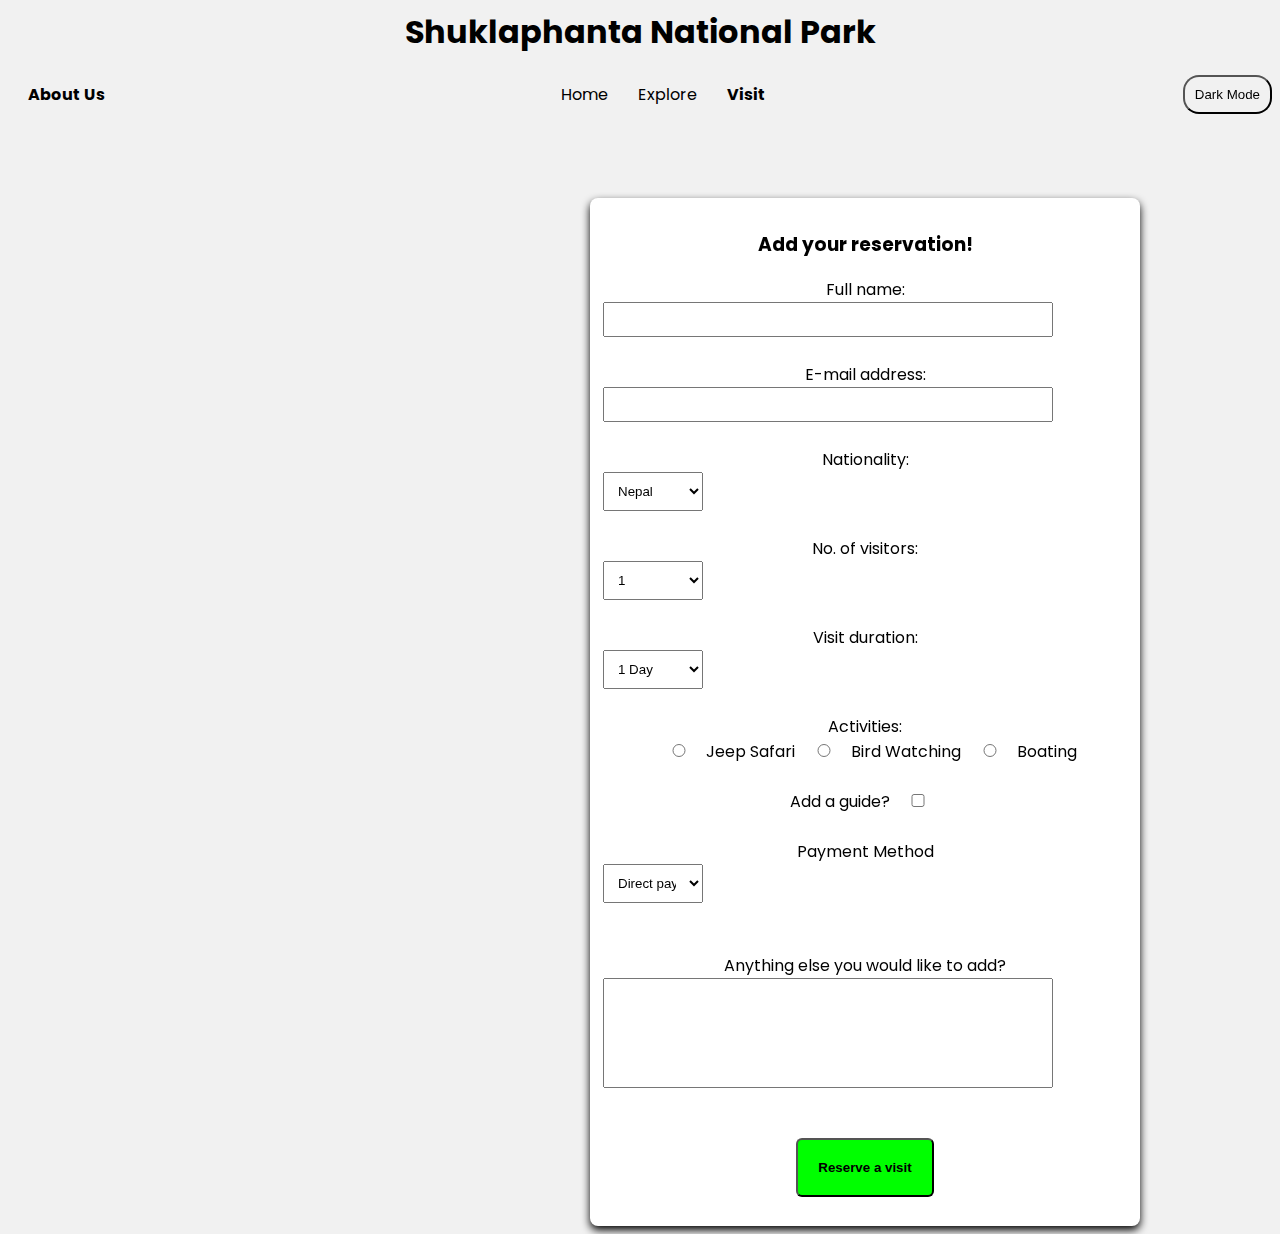
<file: visit.html>
<html>
  <head>
    <title>Shuklaphanta National Park</title>
    <link rel="stylesheet" href="style.css">
  </head>
  <body>
    
    <strong id="head"><center>Shuklaphanta National Park</strong></h1>
    
    <div id="nav">
      <strong id="abt"><a href="about.html">About Us</a></strong>
        <ul id="nav-bar">
          <li><a href="index.html">Home</a></li>
          <li><a href="explore.html">Explore</a></li>
          <li><strong>Visit</strong></li>
        </ul>
        <button id="btn"><a href="visitDark.html">Dark Mode</a></button>
    </div><br><br><br>
    
    <div id="container">
      
      <form>
        <h3><center>Add your reservation!</center></h3>
        
        <div id="form">
          Full name:<br>
          <input type="text"><br>
        
          E-mail address:<br>
          <input type="email"><br>
          
          Nationality:
          <select>
            <option>Nepal</option>
            <option>India</option>
            <option>Foreign</option>
          </select><br>
          
          No. of visitors:
          <select>
            <option>1</option>
            <option>2</option>
            <option>3</option>
            <option>3+</option>
          </select><br>
          
          Visit duration:
          <select>
            <option>1 Day</option>
            <option>2 Days</option>
            <option>2+ Days</option>
          </select><br>
          
          <div id="kk">
          Activities:<br>
          <input type="radio">
          Jeep Safari
          <input type="radio">
          Bird Watching
          <input type="radio">
          Boating<br><br>
          
          Add a guide? <input type="Checkbox"><br>
          </div><br>
          
          Payment Method
          <select>
            <option>Direct pay</option>
            <option>e-Sewa</option>
            <option>Khalti</option>
          </select><br><br>
          
          Anything else you would like to add?
          <input type="text" id="textarea"><br><br>
          
          <center><button><a href="done.html">Reserve a visit</a></button></center>
        
        </div>
      </form>
      
      
      
    </div>
    
  </body>
</html>
</file>
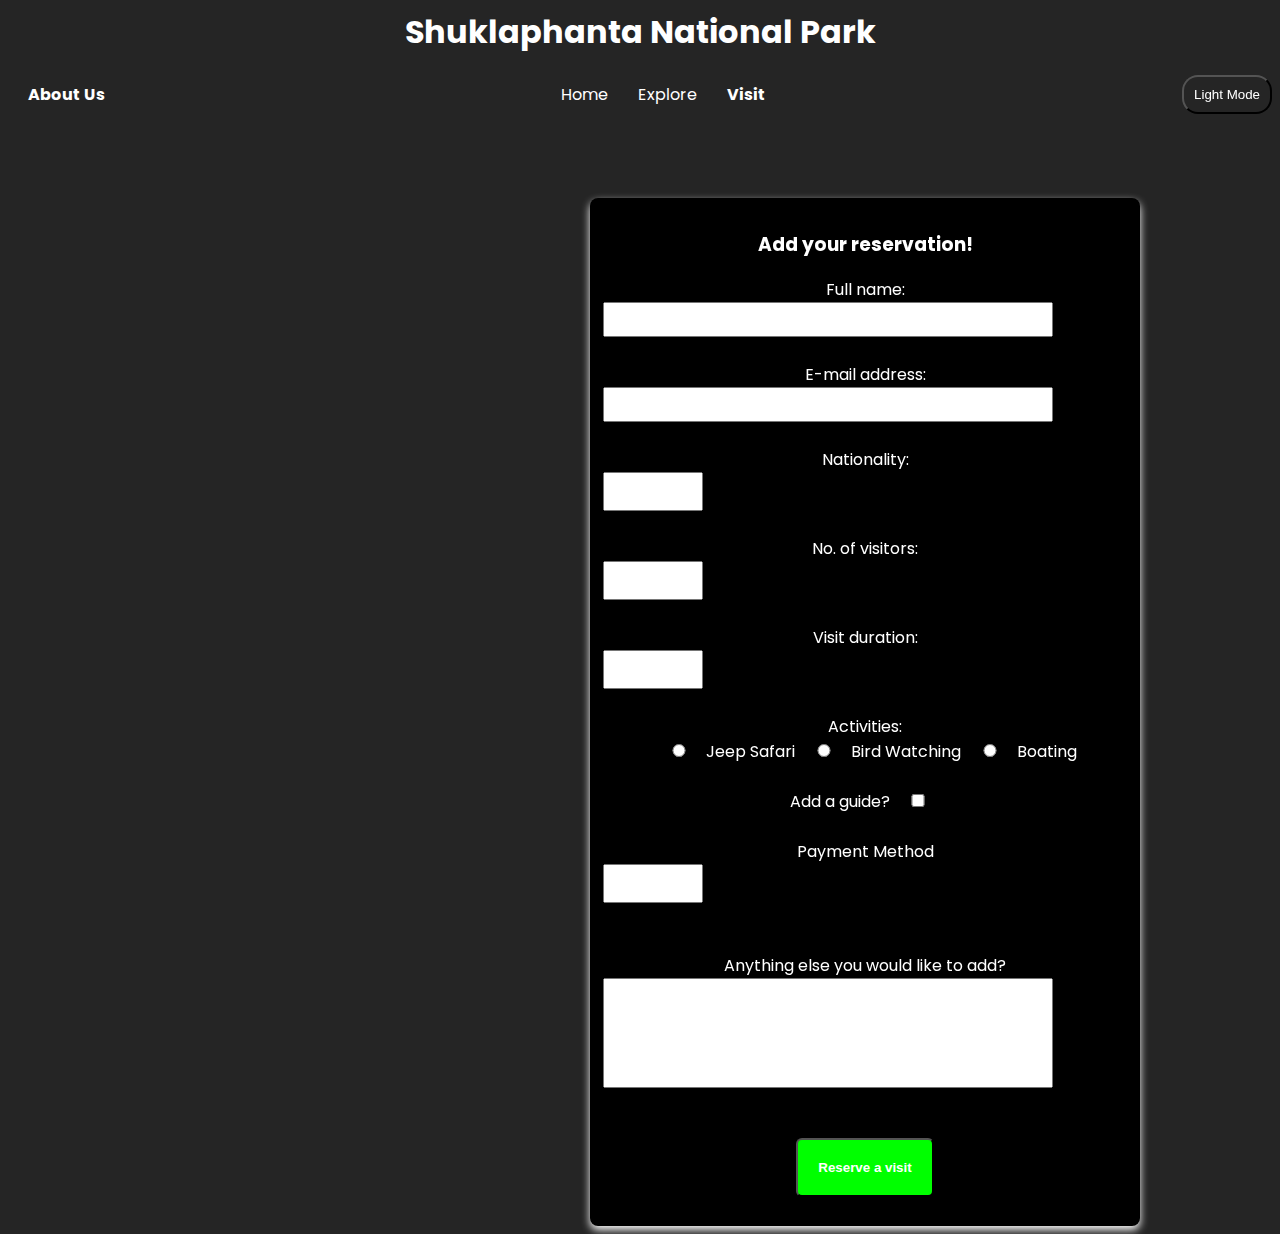
<file: visitDark.html>
<html>
  <head>
    <meta name="viewport" content="width=device-width, initial-scale=1">
    <title>Shuklaphanta National Park</title>
    <link rel="stylesheet" href="styleDark.css">
  </head>
  <body>
    
    <strong id="head"><center>Shuklaphanta National Park</strong></h1>
    
    <div id="nav">
      <strong id="abt"><a href="about.html">About Us</a></strong>
        <ul id="nav-bar">
          <li><a href="indexDark.html">Home</a></li>
          <li><a href="exploreDark.html">Explore</a></li>
          <li><strong>Visit</strong></li>
        </ul>
        <button id="btn"><a href="visit.html">Light Mode</a></button>
    </div><br><br><br>
    
    <div id="container">
      
      <form>
        <h3><center>Add your reservation!</center></h3>
        
        <div id="form">
          Full name:<br>
          <input type="text"><br>
        
          E-mail address:<br>
          <input type="email"><br>
          
          Nationality:
          <select>
            <option>Nepal</option>
            <option>India</option>
            <option>Foreign</option>
          </select><br>
          
          No. of visitors:
          <select>
            <option>1</option>
            <option>2</option>
            <option>3</option>
            <option>3+</option>
          </select><br>
          
          Visit duration:
          <select>
            <option>1 Day</option>
            <option>2 Days</option>
            <option>2+ Days</option>
          </select><br>
          
          <div id="kk">
          Activities:<br>
          <input type="radio">
          Jeep Safari
          <input type="radio">
          Bird Watching
          <input type="radio">
          Boating<br><br>
          
          Add a guide? <input type="Checkbox"><br>
          </div><br>
          
          Payment Method
          <select>
            <option>Direct pay</option>
            <option>e-Sewa</option>
            <option>Khalti</option>
          </select><br><br>
          
          Anything else you would like to add?
          <input type="text" id="textarea"><br><br>
          
          <center><button><a href="doneDark.html">Reserve a visit</a></button></center>
        
        </div>
      </form>
      
      
      
    </div>
    
  </body>
</html>
</file>
<file: style.css>
@import url('https://fonts.googleapis.com/css2?family=Poppins:ital,wght@0,100;0,200;0,300;0,400;0,500;0,600;0,700;0,800;0,900;1,100;1,200;1,300;1,400;1,500;1,600;1,700;1,800;1,900&display=swap');

body{
  background-color:#f1f1f1;
  font-family: "Poppins";
}

#head{
  font-size: 32px;
}

#nav{
  display:flex;
  justify-content: space-between;
  margin-top:10px;
  align-items: center;
}

#nav-bar{
  display:flex;
  gap:30px;
  list-style: none;
}

a{
  text-decoration: none;
  color:black;
}

#abt{
  margin-left: 20px;
}

#btn{
  background-color:transparent;
  padding:10px;
  backdrop-filter: blur(16px);
  border-radius: 16px;
}

#contents {
  display: flex;
  align-items: center;
  justify-content: space-between;
  gap: 20px;
  margin: 40px 0;
}

#left, #right{
  width: 50%;
  background-color: white;
  backdrop-filter: blur(5px);
  border-radius: 10px;
  padding: 20px;
  box-shadow: 0 4px 10px;
}

#img {
  width: 50%;
}

#img img{
  width: 100%;
  border-radius: 10px;
  box-shadow: 0 4px 10px;
}

#contents:nth-child(even) #left{
  order: 2;
}

#contents:nth-child(even) #right{
  order: 2;
}

#features ul{
  list-style: square;
}

#features{
  margin-top: 100px;
}

#ddy1{
  border:1px dotted black;
  border-radius: 8px;
  padding: 10px;
  text-align: center;
  background-color: #fffe68;
  width: 450px;
  margin-left: 430px;
  margin-top: 120px;
}


#footer{
  box-sizing: border-box;
  border:1px solid transparent;
  padding:50px;
  text-align: center;
  margin:0px;
  background-color: black;
  color:white;
}
#footer button{
  padding:10px;
  border-radius: 10px;
  border:1px solid white;
  width: 50px;
}

#tf-1 #img1{
  border:1px solid black;
  border-radius: 12px 12px 0px 0px;
}
#tf-1{
  border:2px solid black;
  text-align: center;
  width: 618px;
  border-radius: 12px;
  background-color: white;
  box-shadow: 0px 4px 10px;
  backdrop-filter: blur(5px);
}

#tf-1 #img2{
  border:1px solid black;
  border-radius: 12px 12px 0px 0px;
  width:617px;
  height: 324px;
}

#tf-1 #img3{
  border:1px solid black;
  border-radius: 12px 12px 0px 0px;
  width:617px;
  height: 324px;
}

#df{
  display:flex;
  justify-content: space-around;
}

.center{
  margin-left: 390px;
  margin-top:60px;
}


#i1{
  border-radius: 12px 0px 0px 0px;
}
#i2{
  border-radius: 0px 12px 0px 0px;
}
#i3{
  border-radius: 0px 0px 0px 12px;
}
#i4{
  border-radius: 0px 0px 12px 0px;
}

#cont img{
  width:309px;
  height:162px;
}

#images{
  box-sizing: border-box;
  border:1px solid black;
  box-shadow: 0px 4px 10px;
  backdrop-filter: blur(5px);
  border-radius: 12px;
  width:625px;
  height:330px;
}


#df2{
  display:flex;
  justify-content: space-around;
}




#images-2{
  margin-top:50px;
  box-sizing: border-box;
  border:1px solid black;
  box-shadow: 0px 4px 10px;
  backdrop-filter: blur(5px);
  border-radius: 12px;
  width:625px;
  height:330px;
}


#fd img, #fd2 img{
  width:400px;
  height:300px;
  border-radius: 8px;
  box-shadow:0px 4px 10px;
  backdrop-filter: blur(5px);
}
#fd{
  display:flex;
  justify-content: space-around;
  margin-top:30px;
  margin-bottom: 20px;
}

#time{
  box-sizing: border-box;
  border:1px solid transparent;
  border-radius: 12px;
  background-color: white;
  backdrop-filter: blur(5px);
  box-shadow: 0px 4px 10px;
  padding:8px;
  margin-top: 20px;
}
#t{
  margin-left: 12px;
}


#rs{
  display:flex;
  justify-content: space-around;
}
#rs1 ul{
  list-style: disc;
}


#container{
  box-sizing: border-box;
  border:1px solid transparent;
  border-radius: 8px;
  box-shadow: 0px 4px 8px;
  backdrop-filter: blur(7px);
  background-color: white;
  padding:6px;
  width:550px;
  margin-left: 450px;
  padding:12px;
}

#form{
  display:flex;
  flex-direction: column;
}

#form input{
  width:450px;
  padding:8px;
}

select{
  width:100px;
  padding:10px;
}

#kk input{
  width:40px;
}


#form button{
  color:white;
  background-color:lime;
  font-weight: bold;
  padding:20px;
  border-radius: 6px;
}

#textarea{
  width:560px;
  height:110px;
  padding:12px;
}


#done{
  background-color: white;
  box-sizing: border-box;
  border:1px solid transparent;
  border-radius: 8px;
  box-shadow: 0px 5px 11px;
  backdrop-filter: blur(8px);
  width:550px;
  margin-left:450px;
  margin-top:450px;
}
#m{
  display:flex;
  justify-content: space-around;
}




/* -------------------- Responsive Design -------------------- */
@media (max-width: 768px) {

  /* Base adjustments */
  body {
    padding: 0 10px;
  }

  #head {
    font-size: 22px;
    text-align: center;
    margin-bottom: 10px;
  }

  /* --- NAVIGATION BAR --- */
  #nav {
    flex-direction: column;
    align-items: center;
    justify-content: center;
    gap: 10px;
    background-color: #ffffff;
    border-radius: 10px;
    box-shadow: 0 2px 5px rgba(0,0,0,0.15);
    padding: 10px 0;
  }

  #nav-bar {
    flex-direction: column;
    align-items: center;
    gap: 10px;
    padding: 0;
    margin: 0;
    list-style: none;
    width: 100%;
  }

  #nav-bar li, #abt a {
    font-size: 16px;
  }

  #btn {
    width: 90%;
    text-align: center;
    border: 1px solid black;
    border-radius: 8px;
    background-color: #fafafa;
  }

  /* --- PARK CONTENT SECTIONS --- */
  #contents {
    flex-direction: column;
    align-items: center;
    gap: 15px;
    width: 100%;
  }

  /* Make images come first for all */
  #contents > #img {
    order: -1;
    width: 100%;
  }

  #img img {
    width: 100%;
    height: auto;
    border-radius: 10px;
  }

  #left, #right {
    width: 100%;
    text-align: left;
    padding: 15px;
    box-sizing: border-box;
  }

  /* --- DID YOU KNOW SECTION --- */
  #ddy1 {
    width: 95%;
    margin: 40px auto;
    font-size: 14px;
  }

  /* --- FEATURES SECTION --- */
  #features {
    width: 100%;
    margin-top: 60px;
    padding: 0 10px;
  }

  #features ul {
    padding-left: 20px;
  }

  /* --- TOUR FEATURES (cards) --- */
  #df {
    flex-direction: column;
    align-items: center;
    gap: 25px;
  }

  #tf-1 {
    width: 90%;
    text-align: center;
  }

  #tf-1 img {
    width: 100% !important;
    height: auto !important;
    border-radius: 12px 12px 0 0;
  }

  .center {
    margin: 20px auto;
  }

  /* --- FOOTER --- */
  #footer {
    padding: 30px 10px;
    font-size: 14px;
  }

  #footer button {
    width: 80px;
    font-size: 14px;
  }

  /* --- FORMS, CONTAINERS, ETC --- */
  #container, #done {
    width: 90%;
    margin: 30px auto;
  }

  #form input,
  #textarea {
    width: 100%;
  }
}

/* Extra small screens (phones <480px) */
@media (max-width: 480px) {
  #head {
    font-size: 18px;
  }

  #nav {
    padding: 8px 0;
  }

  #nav-bar li {
    font-size: 14px;
  }

  #contents {
    gap: 10px;
  }

  #left, #right {
    font-size: 14px;
  }

  #ddy1 {
    font-size: 13px;
  }

  #footer {
    font-size: 12px;
  }
}



/* -------------------- Explore Page Responsive Design -------------------- */
@media (max-width: 768px) {

  /* --- Header & Navigation --- */
  h1 {
    font-size: 24px;
    text-align: center;
  }

  #nav {
    flex-direction: column;
    align-items: center;
    justify-content: center;
    gap: 10px;
    background-color: #ffffff;
    border-radius: 10px;
    box-shadow: 0 2px 5px rgba(0,0,0,0.15);
    padding: 10px 0;
  }

  #nav-bar {
    flex-direction: column;
    align-items: center;
    gap: 10px;
    width: 100%;
    list-style: none;
    padding: 0;
    margin: 0;
  }

  #btn {
    width: 90%;
    text-align: center;
    border: 1px solid black;
    border-radius: 8px;
    background-color: #fafafa;
  }

  /* --- Geography section --- */
  #df2 {
    flex-direction: column;
    align-items: center;
    gap: 25px;
  }

  #images, #images-2 {
    width: 95%;
    height: auto;
  }

  #images img, #images-2 img {
    width: 48%;
    height: auto;
    margin: 1%;
    border-radius: 8px;
  }

  #images strong {
    display: block;
    text-align: center;
    margin-top: 10px;
  }

  /* --- Flora & Fauna sections --- */
  #fd {
    flex-direction: column;
    align-items: center;
    gap: 15px;
  }

  #fd img {
    width: 90%;
    height: auto;
  }

  /* --- Did You Know section --- */
  #ddy1 {
    width: 90%;
    margin: 30px auto;
    text-align: center;
    font-size: 14px;
  }

  /* --- Rare species --- */
  #rs {
    flex-direction: column;
    align-items: flex-start;
    gap: 25px;
    padding: 0 20px;
  }

  #rs1 {
    width: 100%;
  }

  #rs1 ul {
    padding-left: 20px;
  }

  /* --- Visiting information --- */
  #time {
    width: 95%;
    margin: 30px auto;
    font-size: 14px;
    line-height: 1.6;
  }

  #t {
    margin-left: 0;
  }

  /* --- Footer --- */
  #footer {
    padding: 30px 10px;
    font-size: 14px;
    text-align: center;
  }

  #footer button {
    width: 80px;
    font-size: 14px;
  }
}

/* --- Extra small screens (phones <480px) --- */
@media (max-width: 480px) {
  h1 {
    font-size: 20px;
  }

  #nav-bar li {
    font-size: 14px;
  }

  #images img, #images-2 img {
    width: 100%;
  }

  #fd img {
    width: 100%;
  }

  #ddy1 {
    font-size: 13px;
  }

  #footer {
    font-size: 12px;
  }
}
</file>
<file: styleDark.css>
@import url('https://fonts.googleapis.com/css2?family=Poppins:ital,wght@0,100;0,200;0,300;0,400;0,500;0,600;0,700;0,800;0,900;1,100;1,200;1,300;1,400;1,500;1,600;1,700;1,800;1,900&display=swap');


#head{
  font-size: 32px;;
}
*{
  color:white;
}
body{
  background-color:#000000da;
  font-family: "Poppins";
}

#nav{
  display:flex;
  justify-content: space-between;
  margin-top:10px;
  align-items: center;
}

#nav-bar{
  display:flex;
  gap:30px;
  list-style: none;
}

a{
  text-decoration: none;
  color:white;
}

#abt{
  margin-left: 20px;
}

#btn{
  background-color:transparent;
  padding:10px;
  backdrop-filter: blur(16px);
  border-radius: 16px;
}

#contents {
  display: flex;
  align-items: center;
  justify-content: space-between;
  gap: 20px;
  margin: 40px 0;
}

#left, #right{
  width: 50%;
  background-color: black;
  backdrop-filter: blur(5px);
  border-radius: 10px;
  padding: 20px;
  box-shadow: 0 4px 10px;
}

#img {
  width: 50%;
}

#img img{
  width: 100%;
  border-radius: 10px;
  box-shadow: 0 4px 10px;
}

#contents:nth-child(even) #left{
  order: 2;
}

#contents:nth-child(even) #right{
  order: 2;
}

#features ul{
  list-style: square;
}

#features{
  margin-top: 100px;
}

#ddy1{
  border:1px dotted white;
  border-radius: 8px;
  padding: 10px;
  text-align: center;
  background-color:#b5ba3482 ;
  width: 450px;
  margin-left: 430px;
  margin-top: 120px;
}

#footer{
  box-sizing: border-box;
  border:1px solid transparent;
  padding:50px;
  text-align: center;
  margin:0px;
  background-color: black;
}
#footer button{
  padding:10px;
  border-radius: 10px;
  border:1px solid black;
  width: 50px;
}

#tf-1 #img1{
  border:1px solid white;
  border-radius: 12px 12px 0px 0px;
}
#tf-1{
  border:2px solid white;
  text-align: center;
  width: 618px;
  border-radius: 12px;
  background-color: black;
  box-shadow: 0px 4px 10px;
  backdrop-filter: blur(5px);
}

#tf-1 #img2{
  border:1px solid white;
  border-radius: 12px 12px 0px 0px;
  width:617px;
  height: 324px;
}

#tf-1 #img3{
  border:1px solid white;
  border-radius: 12px 12px 0px 0px;
  width:617px;
  height: 324px;
}

#df{
  display:flex;
  justify-content: space-around;
}

.center{
  margin-left: 390px;
  margin-top:60px;
}


#i1{
  border-radius: 12px 0px 0px 0px;
}
#i2{
  border-radius: 0px 12px 0px 0px;
}
#i3{
  border-radius: 0px 0px 0px 12px;
}
#i4{
  border-radius: 0px 0px 12px 0px;
}

#cont img{
  width:309px;
  height:162px;
}

#images{
  box-sizing: border-box;
  border:1px solid white;
  box-shadow: 0px 4px 10px;
  backdrop-filter: blur(5px);
  border-radius: 12px;
  width:625px;
  height:330px;
}


#df2{
  display:flex;
  justify-content: space-around;
}




#images-2{
  margin-top:50px;
  box-sizing: border-box;
  border:1px solid white;
  box-shadow: 0px 4px 10px;
  backdrop-filter: blur(5px);
  border-radius: 12px;
  width:625px;
  height:330px;
}


#fd img, #fd2 img{
  width:400px;
  height:300px;
  border-radius: 8px;
  box-shadow:0px 4px 10px;
  backdrop-filter: blur(5px);
}
#fd{
  display:flex;
  justify-content: space-around;
  margin-top:30px;
  margin-bottom: 20px;
}

#time{
  box-sizing: border-box;
  border:1px solid transparent;
  border-radius: 12px;
  background-color: black;
  backdrop-filter: blur(5px);
  box-shadow: 0px 4px 10px;
  padding:8px;
  margin-top: 20px;
}
#t{
  margin-left: 12px;
}


#rs{
  display:flex;
  justify-content: space-around;
}
#rs1 ul{
  list-style: disc;
}


#container{
  box-sizing: border-box;
  border:1px solid transparent;
  border-radius: 8px;
  box-shadow: 0px 4px 8px;
  backdrop-filter: blur(7px);
  background-color: black;
  padding:6px;
  width:550px;
  margin-left: 450px;
  padding:12px;
}

#form{
  display:flex;
  flex-direction: column;
}

#form input{
  width:450px;
  padding:8px;
}

select{
  width:100px;
  padding:10px;
}

#kk input{
  width:40px;
}


#form button{
  color:black;
  background-color:lime;
  font-weight: bold;
  padding:20px;
  border-radius: 6px;
}

#textarea{
  width:560px;
  height:110px;
  padding:12px;
}


#done{
  background-color: black;
  box-sizing: border-box;
  border:1px solid transparent;
  border-radius: 8px;
  box-shadow: 0px 5px 11px;
  backdrop-filter: blur(8px);
  width:550px;
  margin-left:450px;
  margin-top:450px;
}
#m{
  display:flex;
  justify-content: space-around;
}



/* -------------------- Explore Page Responsive Design -------------------- */
@media (max-width: 768px) {

  /* --- Header & Navigation --- */
  h1 {
    font-size: 24px;
    text-align: center;
  }

  #nav {
    flex-direction: column;
    align-items: center;
    justify-content: center;
    gap: 10px;
    background-color: black;
    border-radius: 10px;
    box-shadow: 0 2px 5px white;
    padding: 10px 0;
  }

  #nav-bar {
    flex-direction: column;
    align-items: center;
    gap: 10px;
    width: 100%;
    list-style: none;
    padding: 0;
    margin: 0;
  }

  #btn {
    width: 90%;
    text-align: center;
    border: 1px solid white;
    border-radius: 8px;
    background-color: transparent;
  }

  /* --- Geography section --- */
  #df2 {
    flex-direction: column;
    align-items: center;
    gap: 25px;
  }

  #images, #images-2 {
    width: 95%;
    height: auto;
  }

  #images img, #images-2 img {
    width: 48%;
    height: auto;
    margin: 1%;
    border-radius: 8px;
  }

  #images strong {
    display: block;
    text-align: center;
    margin-top: 10px;
  }

  /* --- Flora & Fauna sections --- */
  #fd {
    flex-direction: column;
    align-items: center;
    gap: 15px;
  }

  #fd img {
    width: 90%;
    height: auto;
  }

  /* --- Did You Know section --- */
  #ddy1 {
    width: 90%;
    margin: 30px auto;
    text-align: center;
    font-size: 14px;
  }

  /* --- Rare species --- */
  #rs {
    flex-direction: column;
    align-items: flex-start;
    gap: 25px;
    padding: 0 20px;
  }

  #rs1 {
    width: 100%;
  }

  #rs1 ul {
    padding-left: 20px;
  }

  /* --- Visiting information --- */
  #time {
    width: 95%;
    margin: 30px auto;
    font-size: 14px;
    line-height: 1.6;
  }

  #t {
    margin-left: 0;
  }

  /* --- Footer --- */
  #footer {
    padding: 30px 10px;
    font-size: 14px;
    text-align: center;
  }

  #footer button {
    width: 80px;
    font-size: 14px;
  }
}

/* --- Extra small screens (phones <480px) --- */
@media (max-width: 480px) {
  h1 {
    font-size: 20px;
  }

  #nav-bar li {
    font-size: 14px;
  }

  #images img, #images-2 img {
    width: 100%;
  }

  #fd img {
    width: 100%;
  }

  #ddy1 {
    font-size: 13px;
  }

  #footer {
    font-size: 12px;
  }
}

/* -------------------- Responsive Design -------------------- */
@media (max-width: 768px) {

  /* Base adjustments */
  body {
    padding: 0 10px;
  }

  #head {
    font-size: 22px;
    text-align: center;
    margin-bottom: 10px;
  }

  /* --- NAVIGATION BAR --- */
  #nav {
    flex-direction: column;
    align-items: center;
    justify-content: center;
    gap: 10px;
    background-color: black;
    border-radius: 10px;
    box-shadow: 0 2px 5px white;
    padding: 10px 0;
  }

  #nav-bar {
    flex-direction: column;
    align-items: center;
    gap: 10px;
    padding: 0;
    margin: 0;
    list-style: none;
    width: 100%;
  }

  #nav-bar li, #abt a {
    font-size: 16px;
  }

  #btn {
    width: 90%;
    text-align: center;
    border: 1px solid white;
    border-radius: 8px;
    background-color: transparent;
  }

  /* --- PARK CONTENT SECTIONS --- */
  #contents {
    flex-direction: column;
    align-items: center;
    gap: 15px;
    width: 100%;
  }

  /* Make images come first for all */
  #contents > #img {
    order: -1;
    width: 100%;
  }

  #img img {
    width: 100%;
    height: auto;
    border-radius: 10px;
  }

  #left, #right {
    width: 100%;
    text-align: left;
    padding: 15px;
    box-sizing: border-box;
  }

  /* --- DID YOU KNOW SECTION --- */
  #ddy1 {
    width: 95%;
    margin: 40px auto;
    font-size: 14px;
  }

  /* --- FEATURES SECTION --- */
  #features {
    width: 100%;
    margin-top: 60px;
    padding: 0 10px;
  }

  #features ul {
    padding-left: 20px;
  }

  /* --- TOUR FEATURES (cards) --- */
  #df {
    flex-direction: column;
    align-items: center;
    gap: 25px;
  }

  #tf-1 {
    width: 90%;
    text-align: center;
  }

  #tf-1 img {
    width: 100% !important;
    height: auto !important;
    border-radius: 12px 12px 0 0;
  }

  .center {
    margin: 20px auto;
  }

  /* --- FOOTER --- */
  #footer {
    padding: 30px 10px;
    font-size: 14px;
  }

  #footer button {
    width: 80px;
    font-size: 14px;
  }

  /* --- FORMS, CONTAINERS, ETC --- */
  #container, #done {
    width: 90%;
    margin: 30px auto;
  }

  #form input,
  #textarea {
    width: 100%;
  }
}

/* Extra small screens (phones <480px) */
@media (max-width: 480px) {
  #head {
    font-size: 18px;
  }

  #nav {
    padding: 8px 0;
  }

  #nav-bar li {
    font-size: 14px;
  }

  #contents {
    gap: 10px;
  }

  #left, #right {
    font-size: 14px;
  }

  #ddy1 {
    font-size: 13px;
  }

  #footer {
    font-size: 12px;
  }
}
</file>
